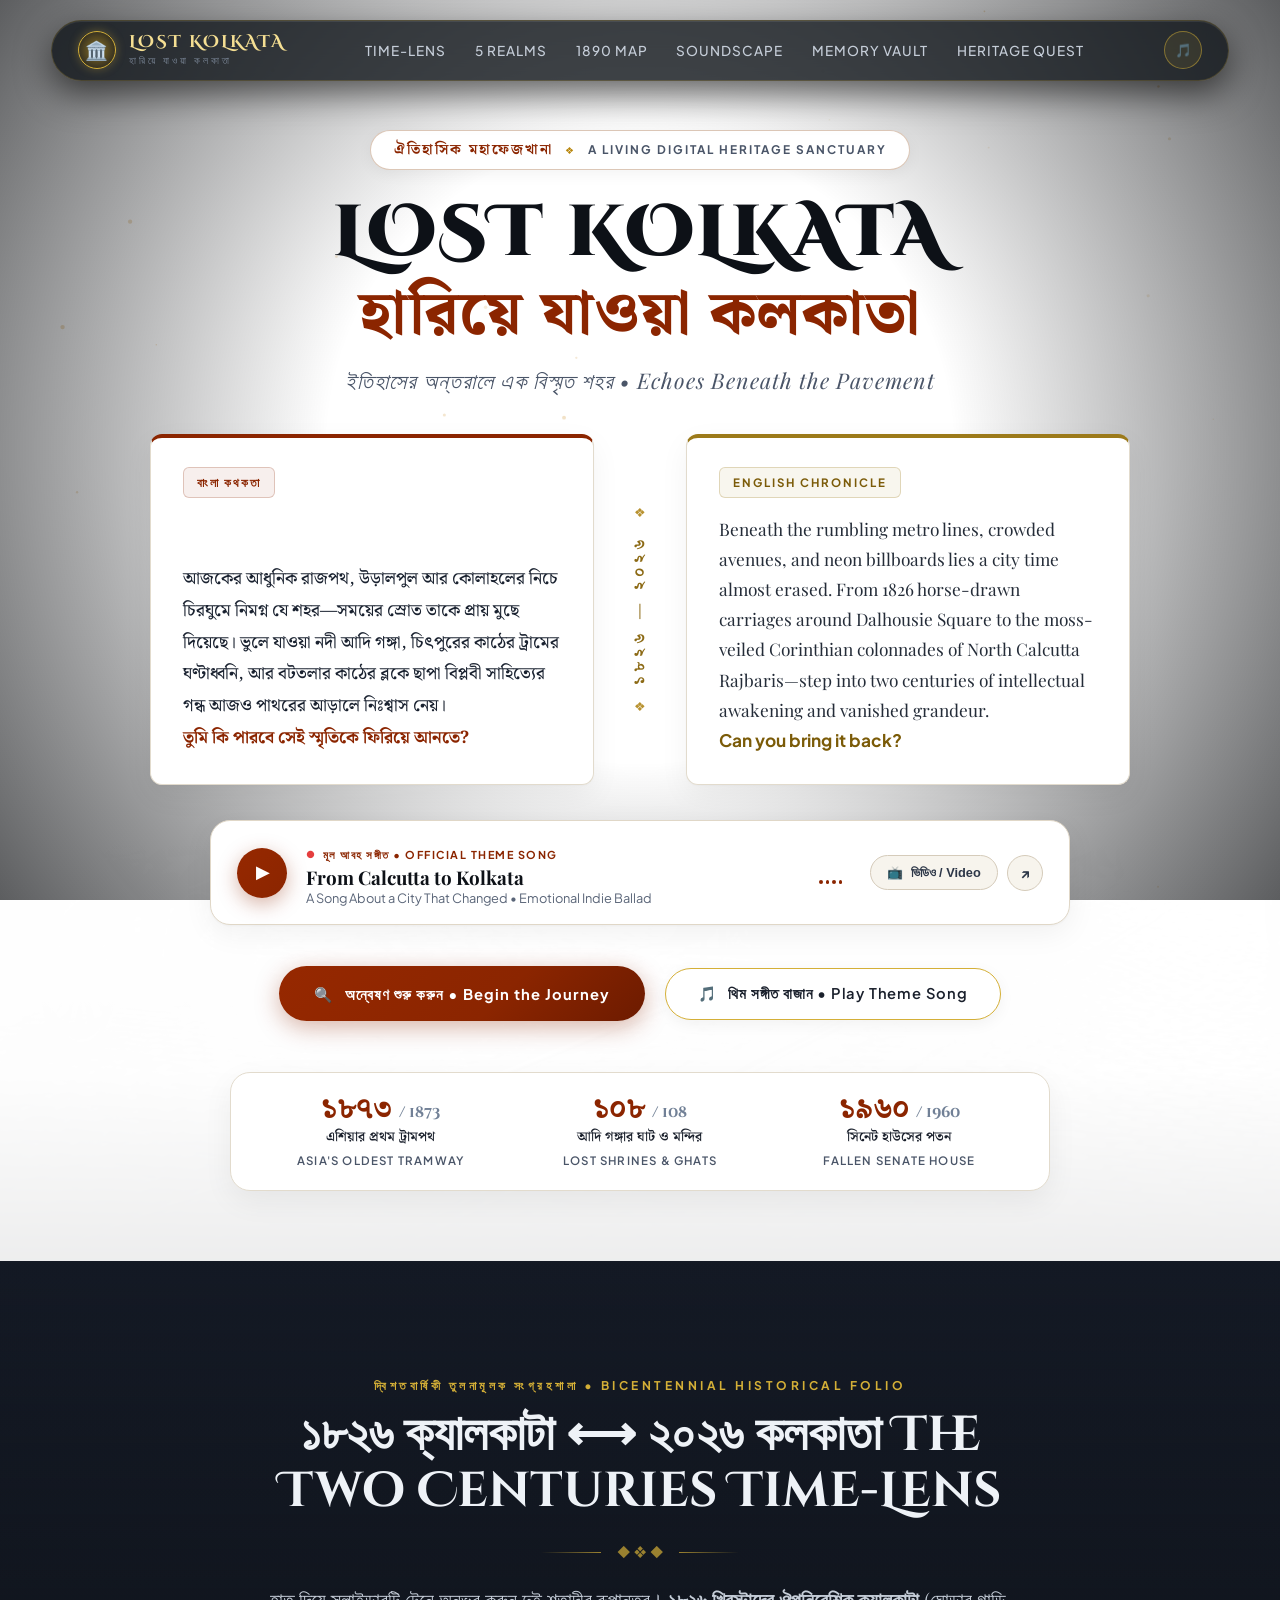
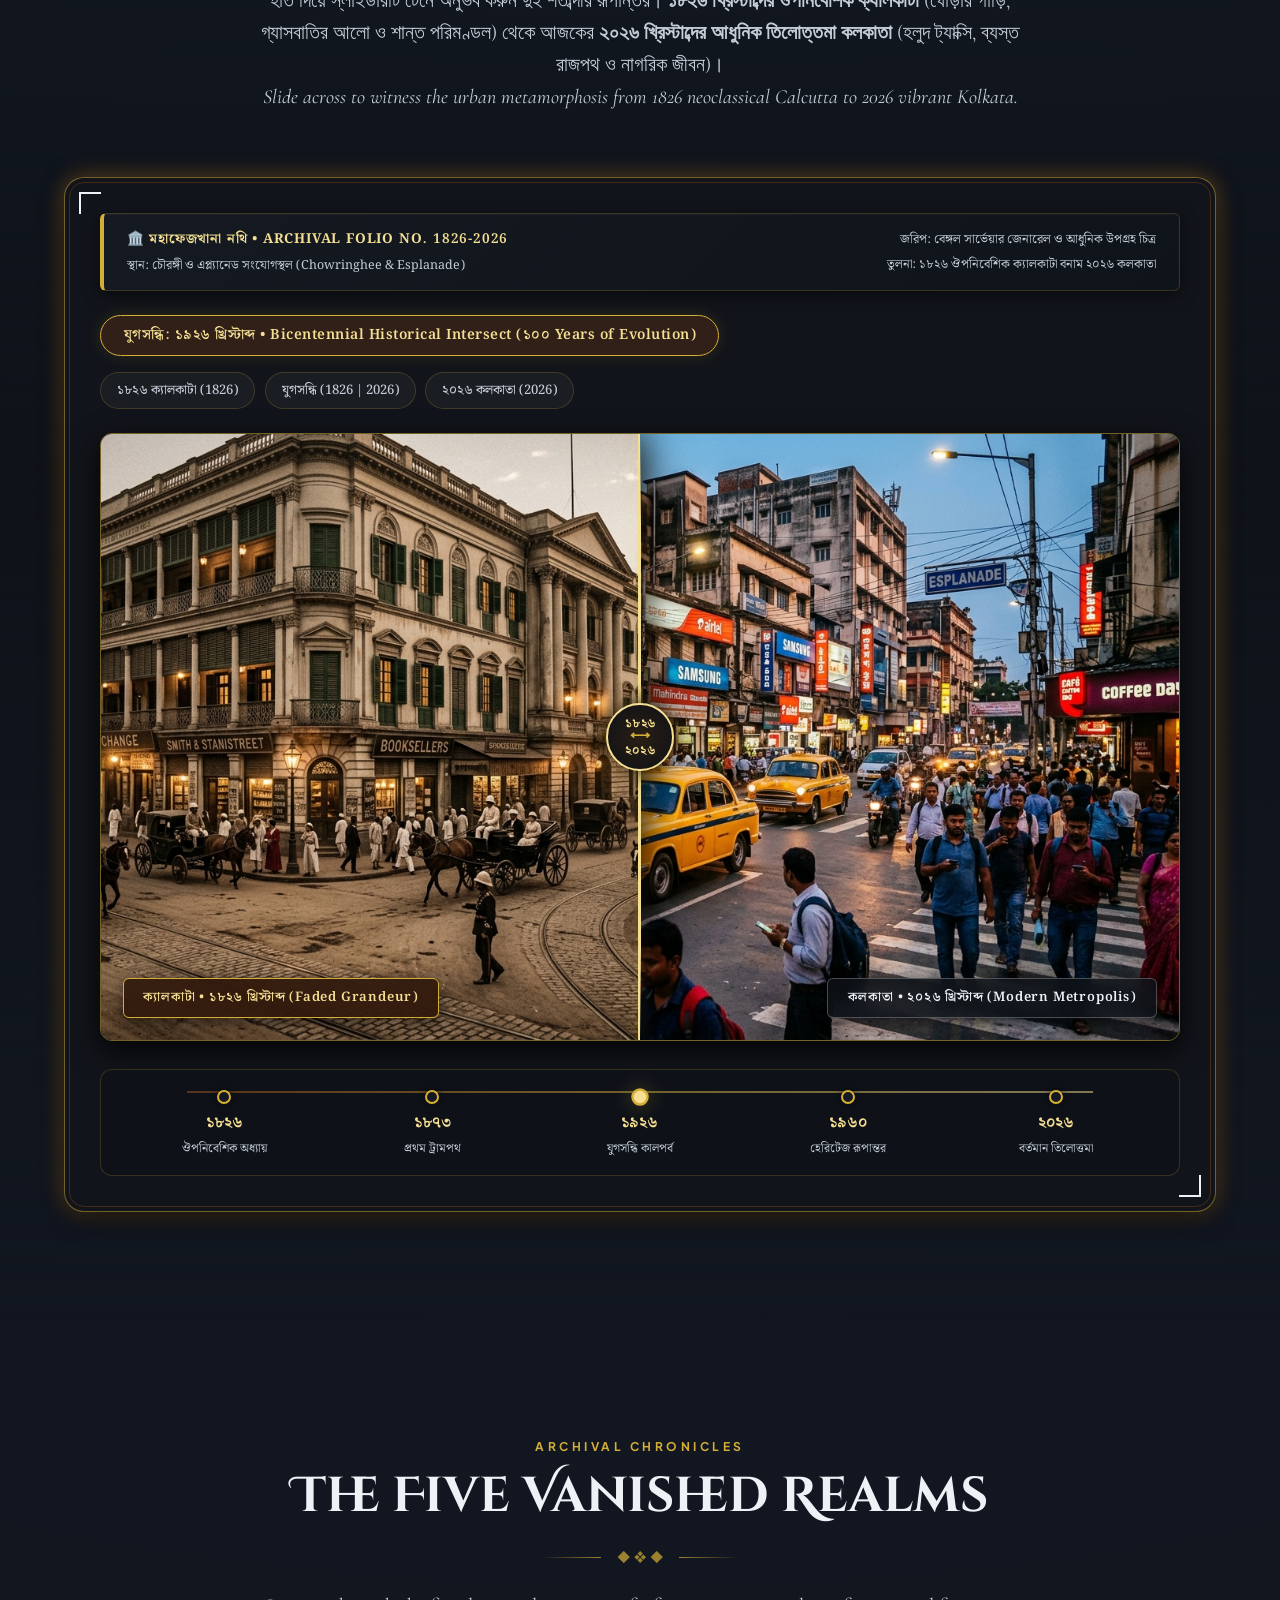
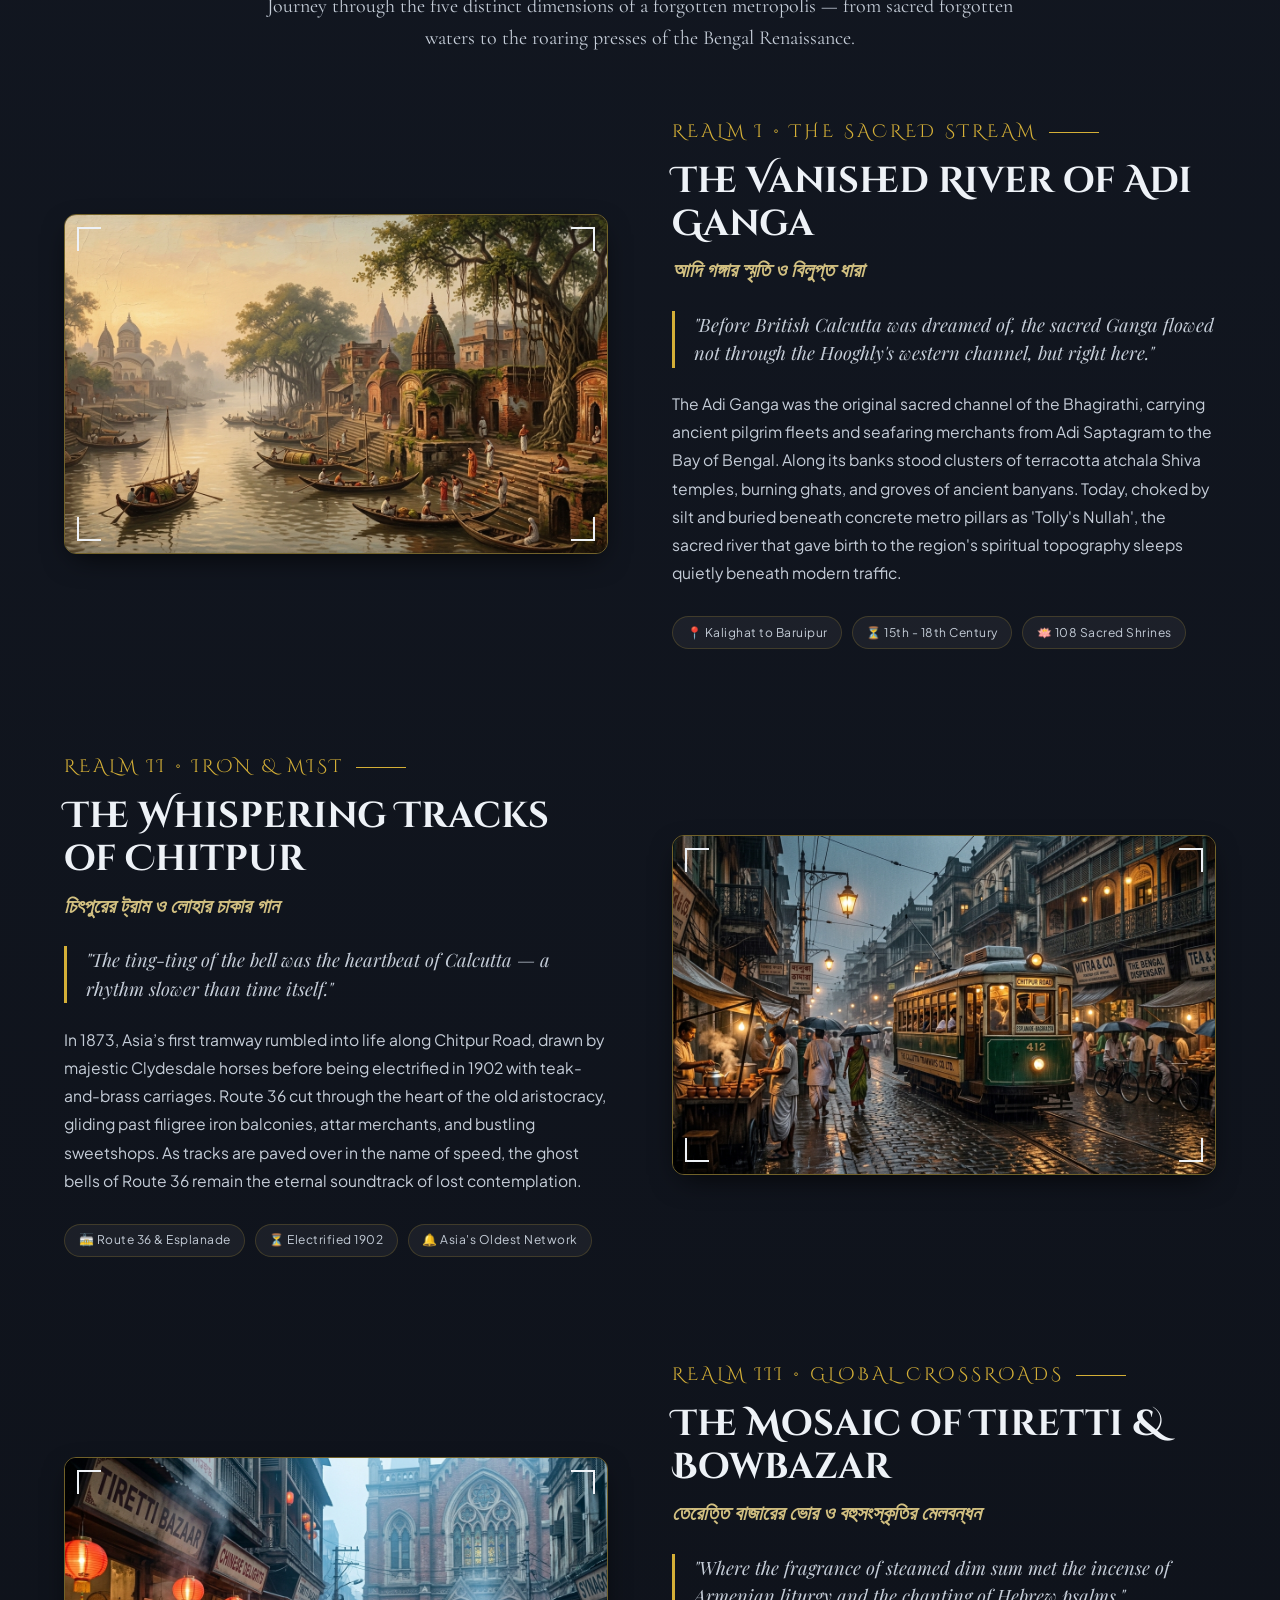
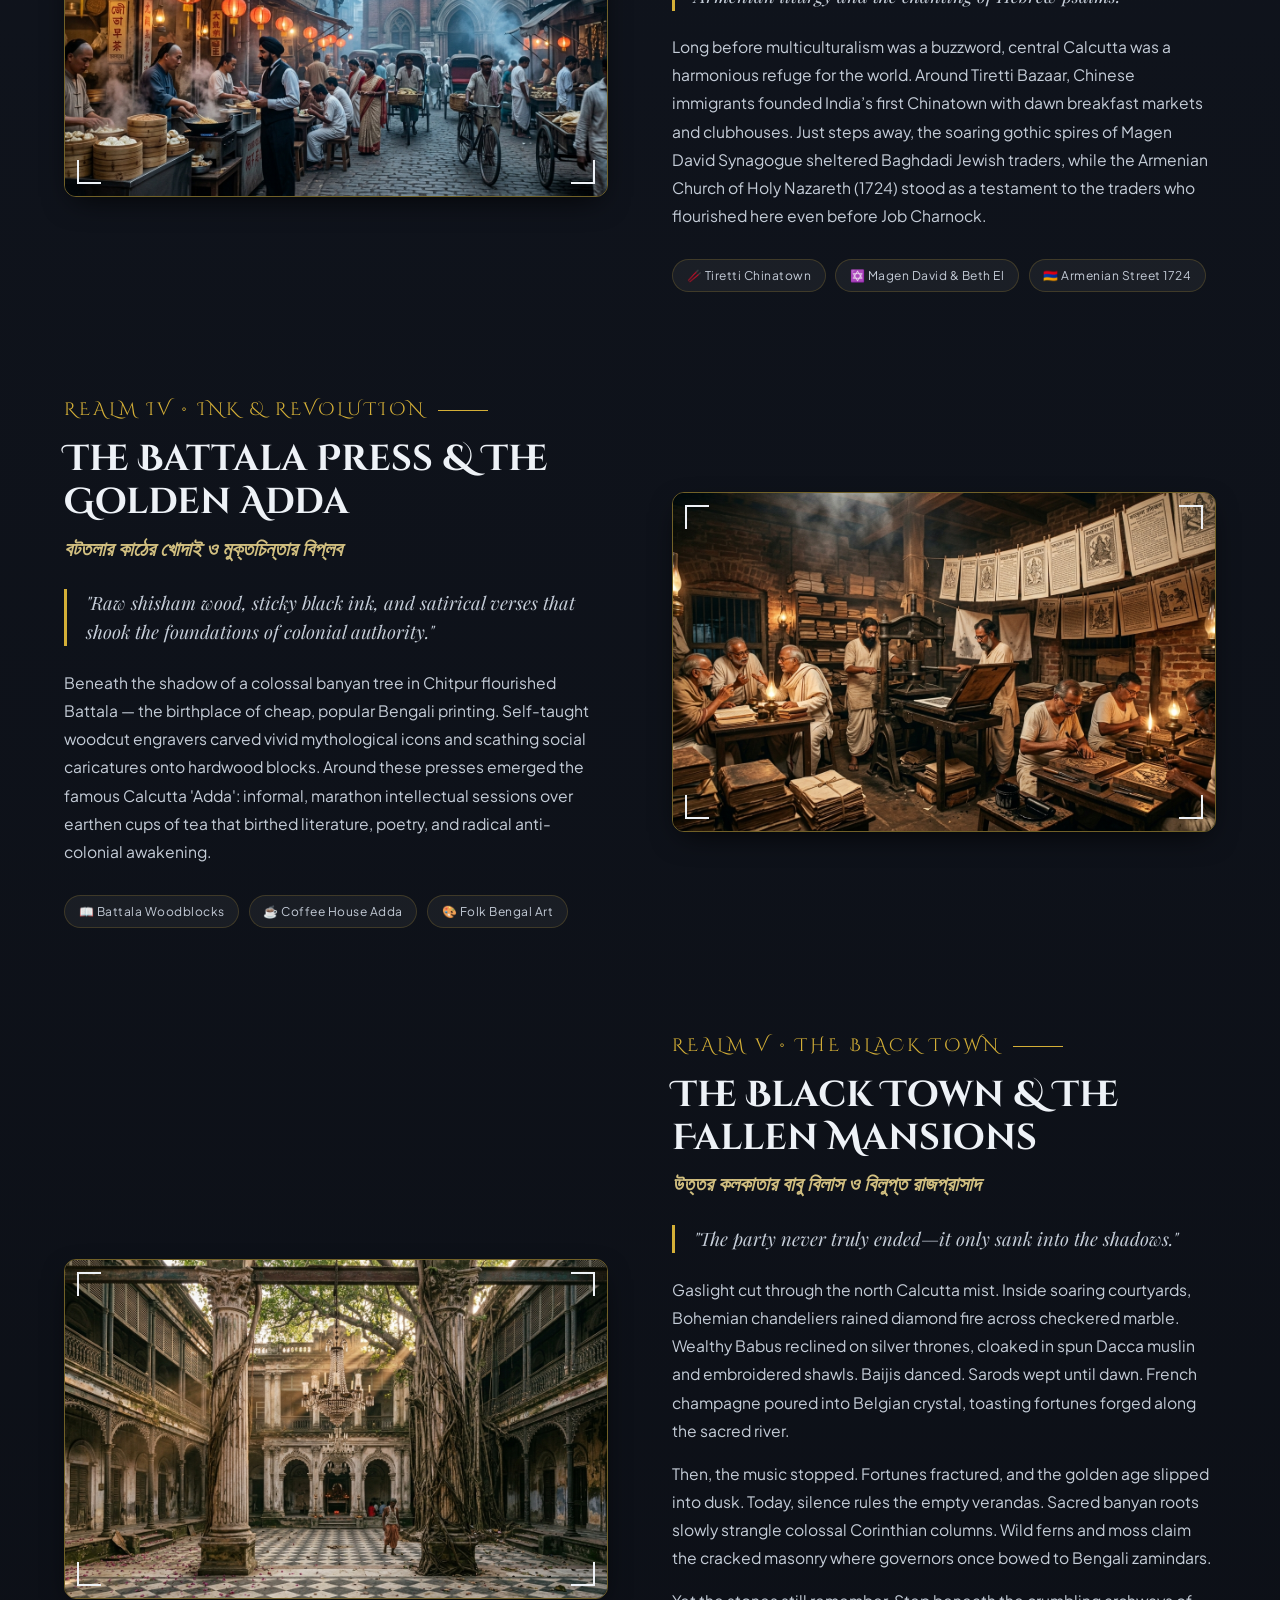
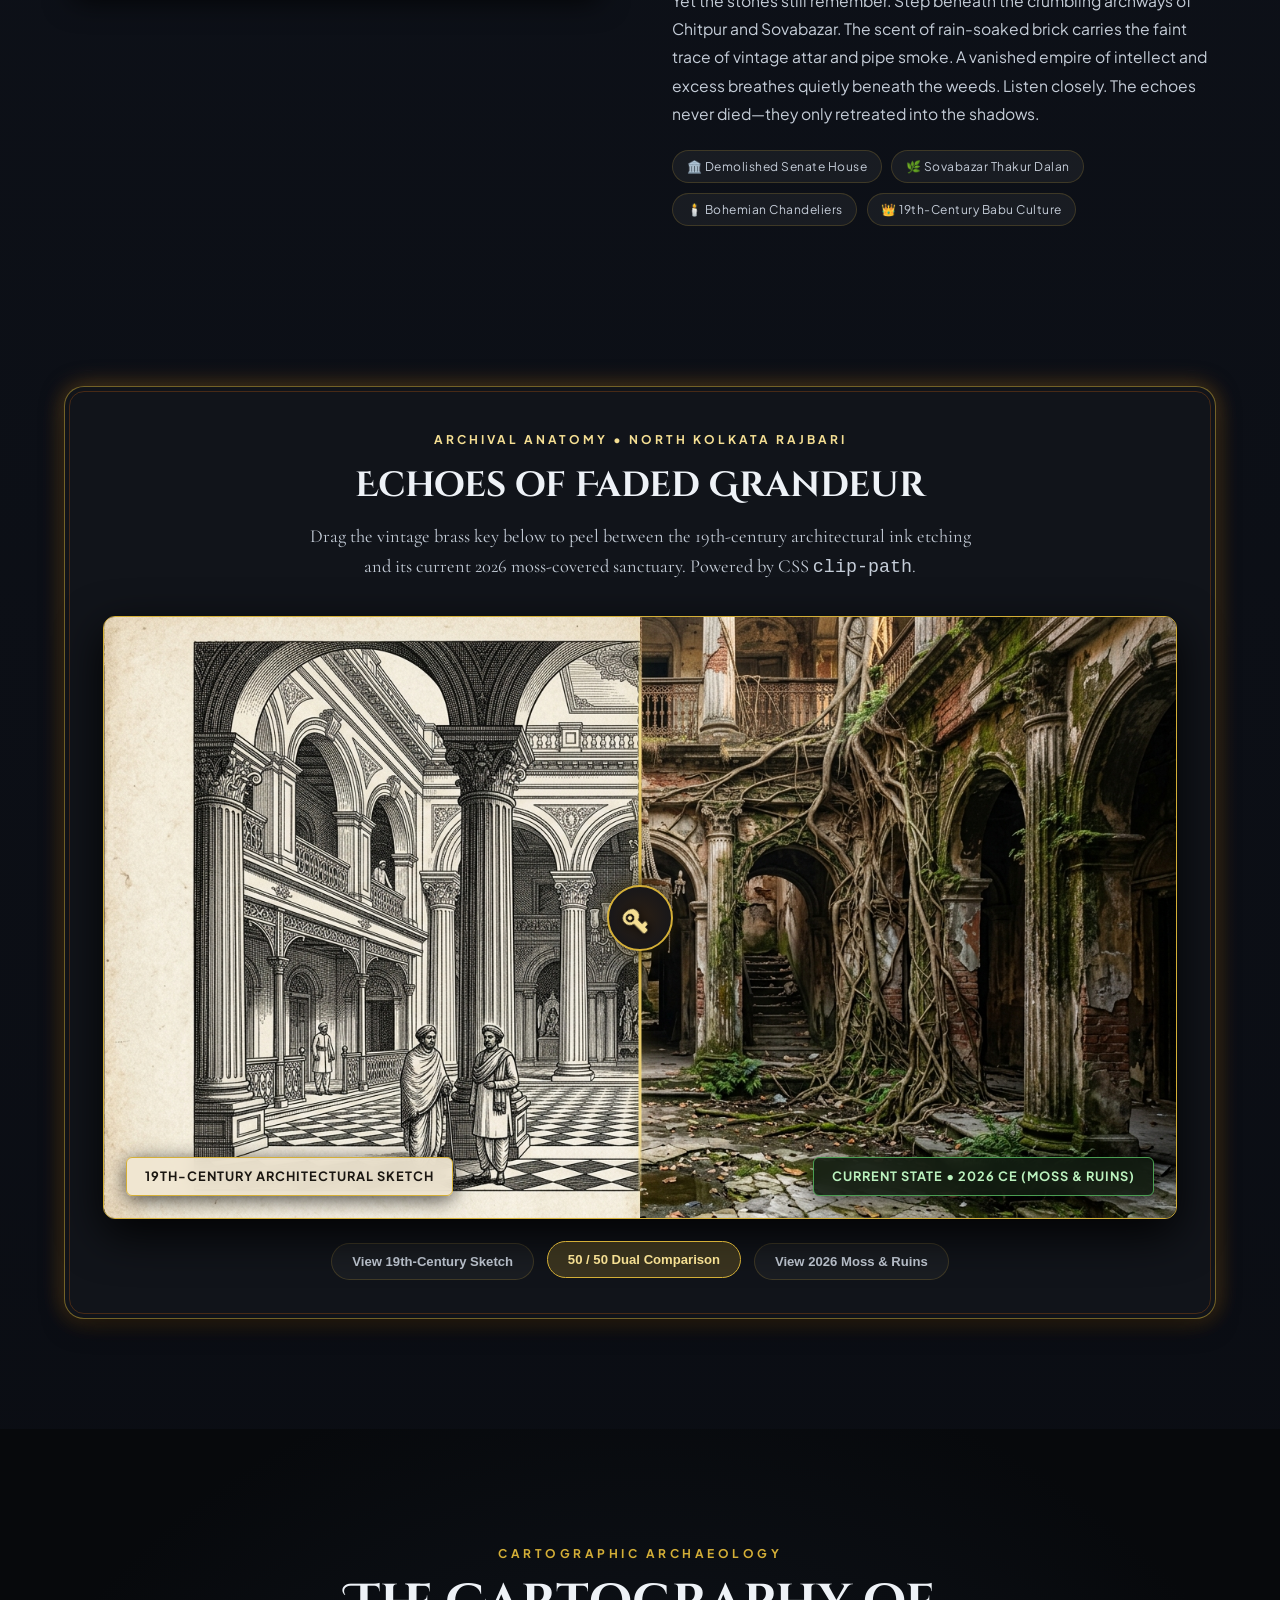
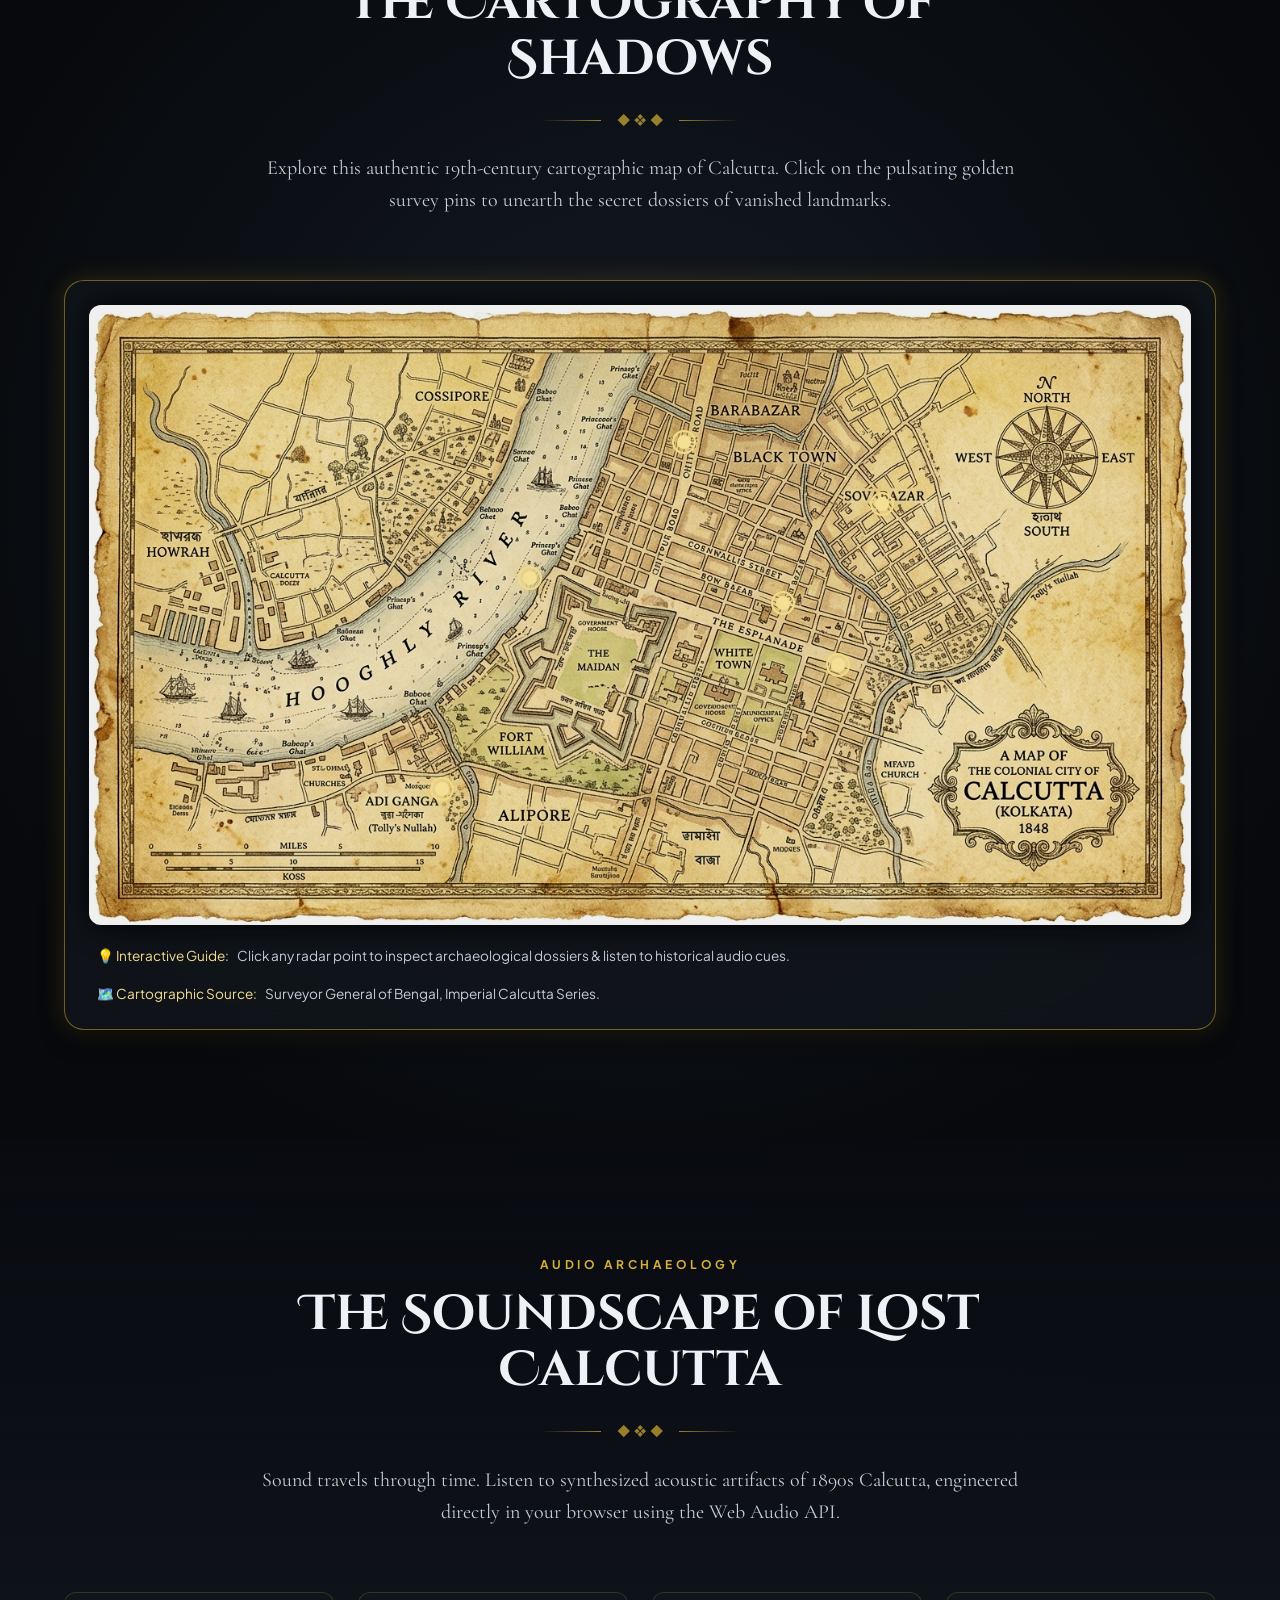
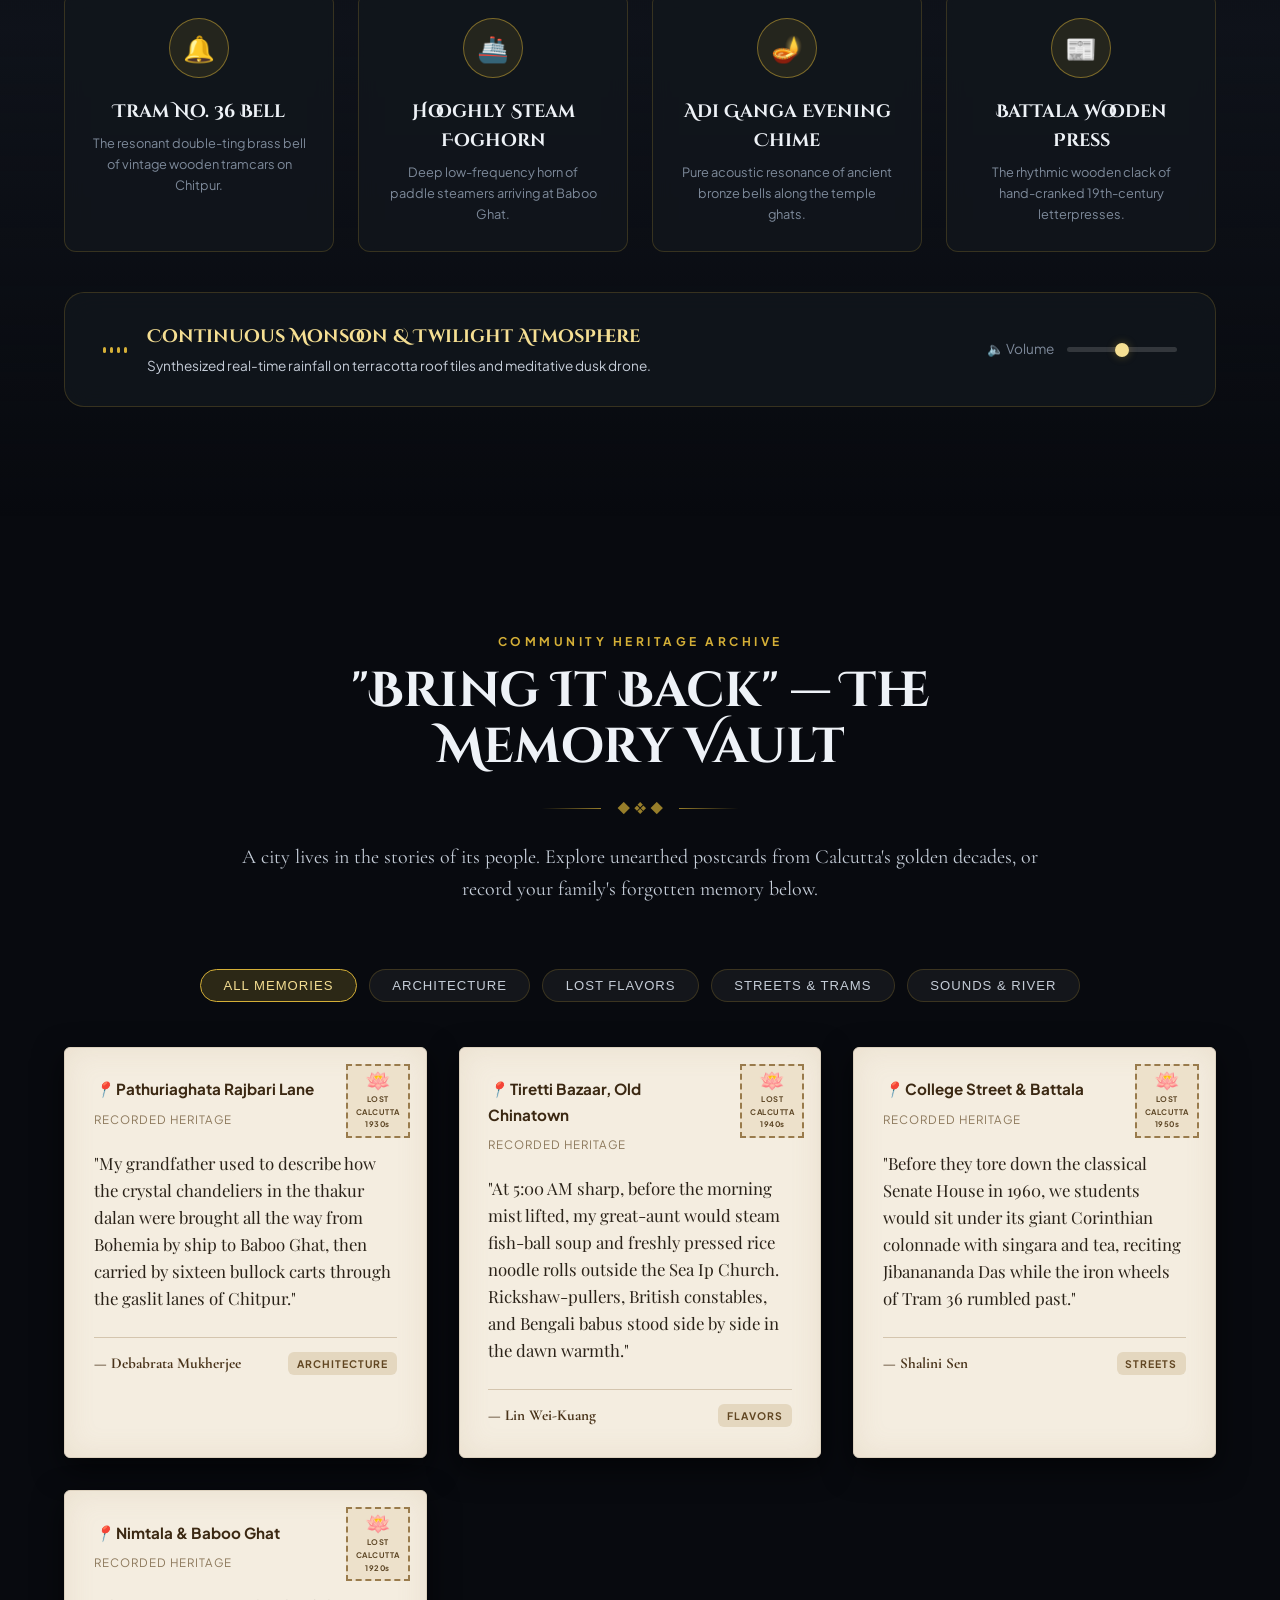
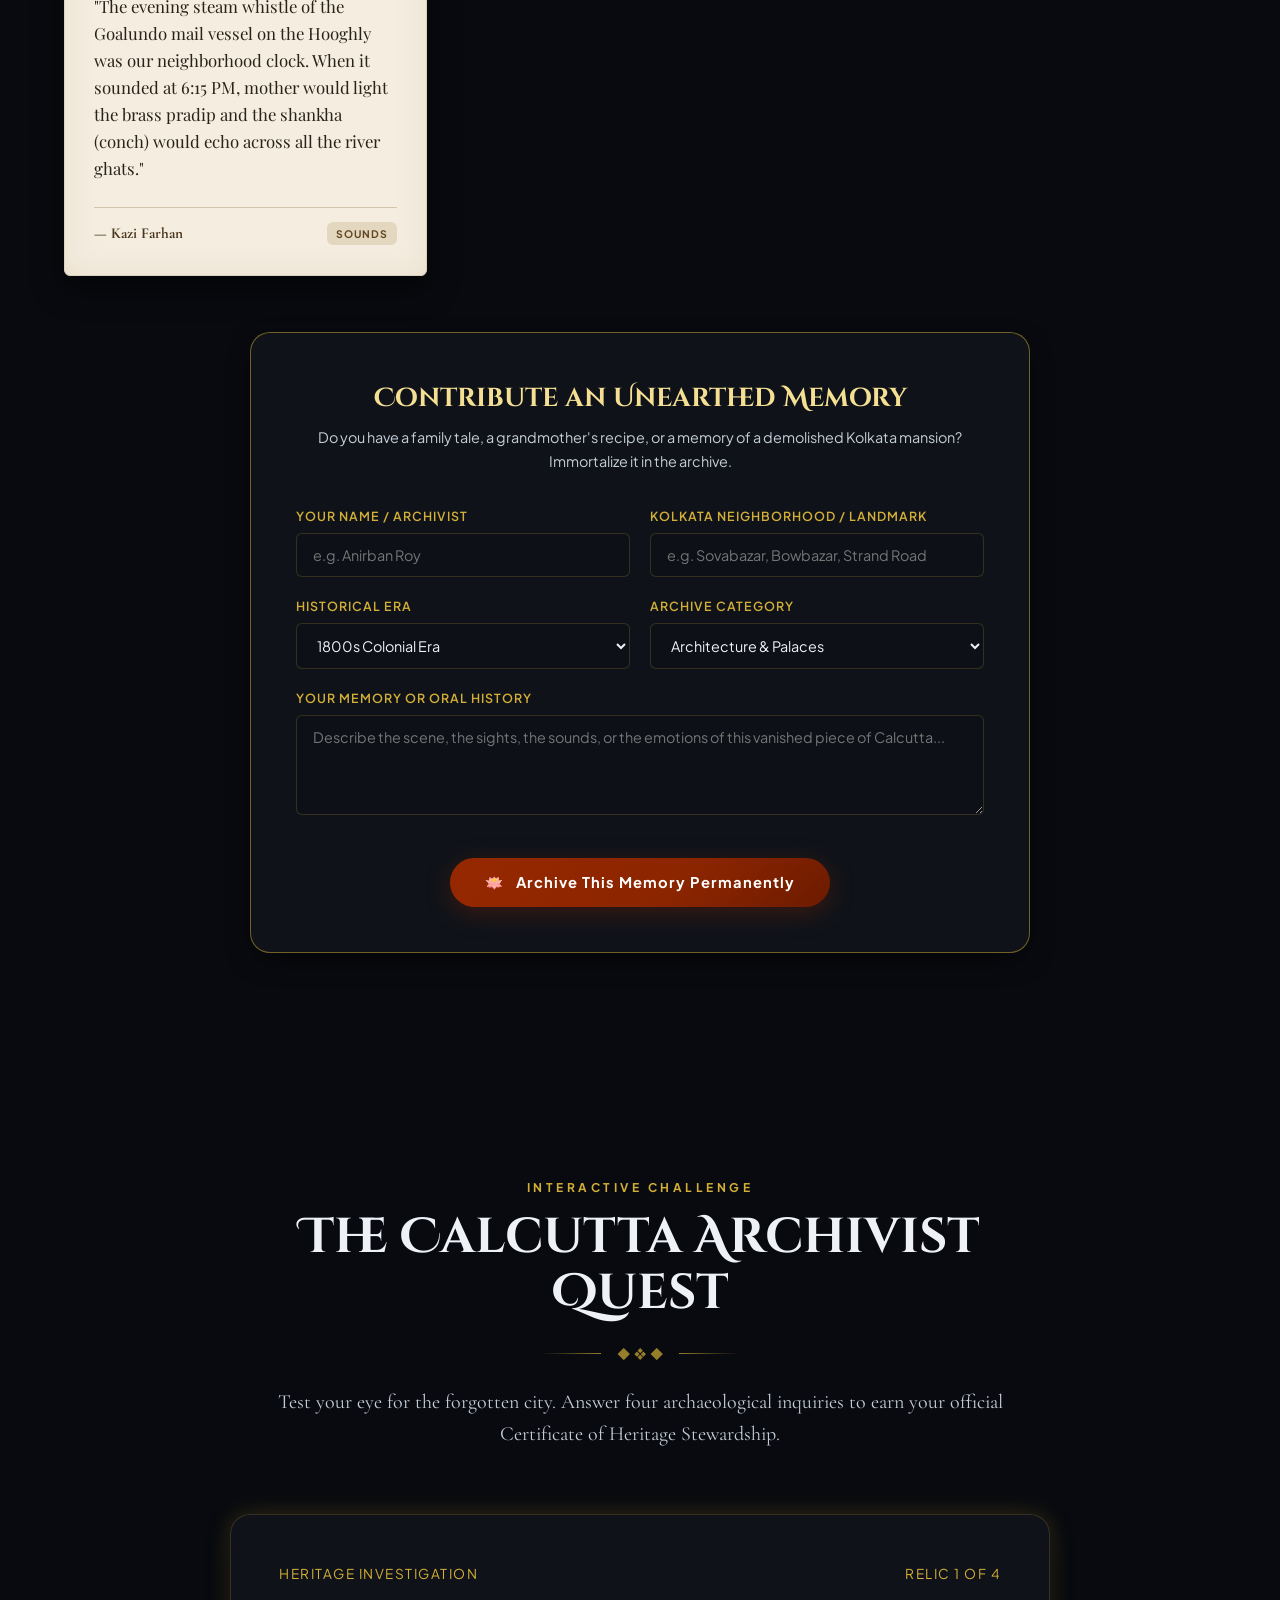
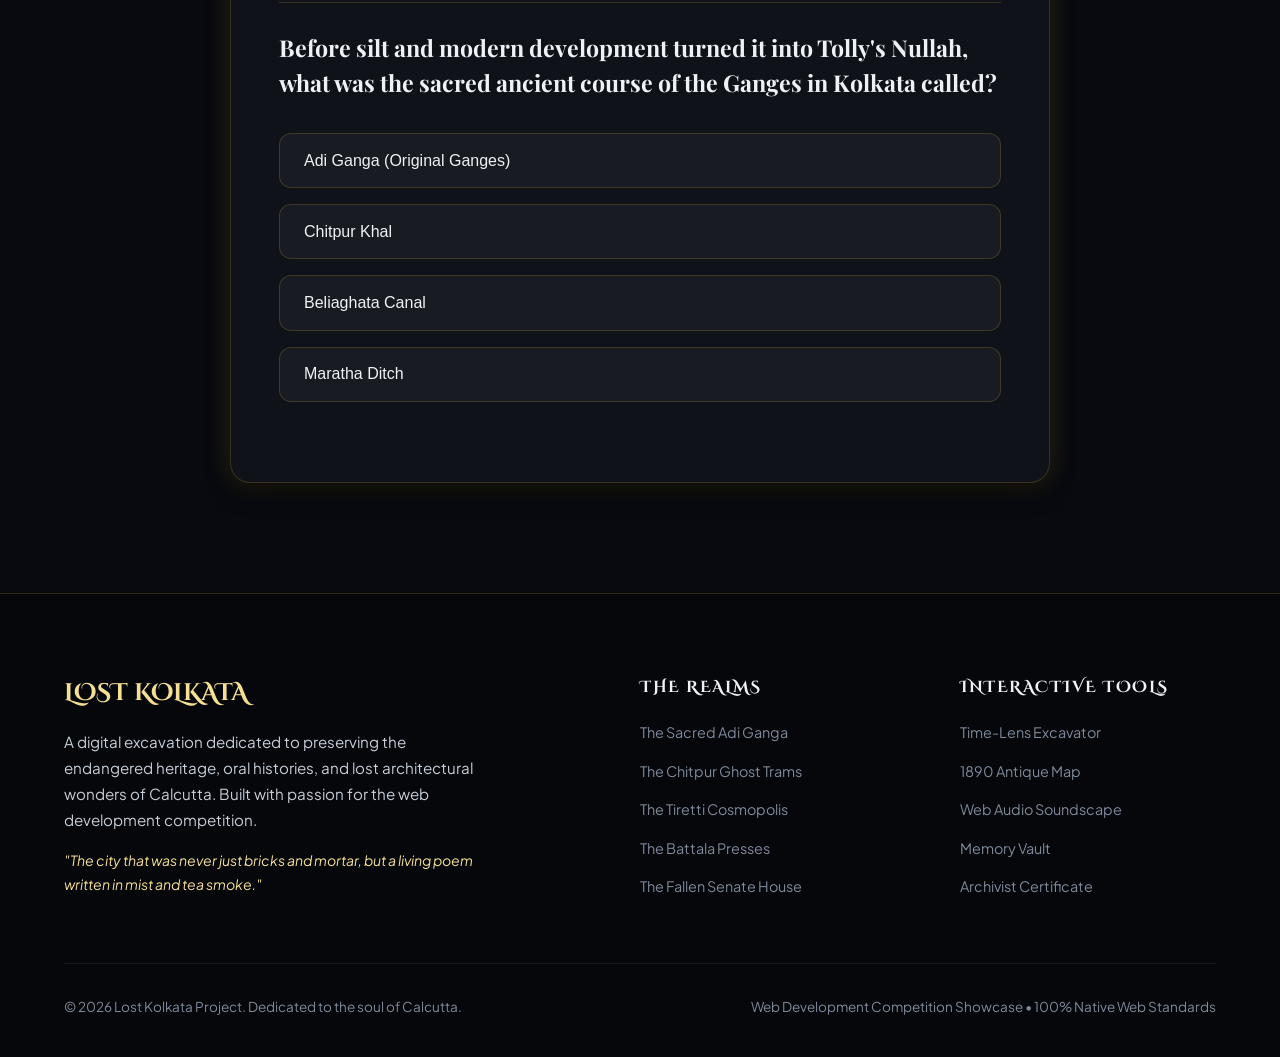
<file: index.html>
<!DOCTYPE html>
<html lang="en">
<head>
    <meta charset="UTF-8">
    <meta name="viewport" content="width=device-width, initial-scale=1.0, viewport-fit=cover">
    <title>LOST KOLKATA — হারিয়ে যাওয়া কলকাতা | The Archaeology of a Vanished City</title>
    
    <!-- SEO & Metadata -->
    <meta name="description" content="ধূলিধূসর ইতিহাসের অন্তরালে এক বিস্মৃত শহর। Beneath the Kolkata we know lies a city that time almost erased. Explore lost rivers, ghost tramways, Battala print presses, and fallen Rajbaris.">
    <meta name="keywords" content="Lost Kolkata, হারিয়ে যাওয়া কলকাতা, Calcutta Heritage, Adi Ganga, Calcutta Tramways, Battala Woodcuts, Tiretti Chinatown, Senate House, History of Kolkata">
    <meta name="author" content="Lost Kolkata Heritage Project">
    <meta name="theme-color" content="#0a0c0f">

    <!-- Open Graph / Social Sharing -->
    <meta property="og:title" content="LOST KOLKATA • হারিয়ে যাওয়া কলকাতা">
    <meta property="og:description" content="Beneath the modern asphalt lies a city time almost erased. Can you bring it back? Experience the bicentennial Time-Lens, 1890 cartography, and ambient soundscapes.">
    <meta property="og:image" content="assets/images/hero.jpg">
    <meta property="og:type" content="website">

    <!-- Google Fonts for English & Bengali Literary Heritage -->
    <link rel="preconnect" href="https://fonts.googleapis.com">
    <link rel="preconnect" href="https://fonts.gstatic.com" crossorigin>
    <link href="https://fonts.googleapis.com/css2?family=Cinzel+Decorative:wght@700;900&family=Cormorant+Garamond:ital,wght@0,400;0,600;0,700;1,400&family=Noto+Serif+Bengali:wght@400;500;600;700;800&family=Playfair+Display:ital,wght@0,500;0,700;0,900;1,400&family=Plus+Jakarta+Sans:wght@300;400;500;600;700&display=swap" rel="stylesheet">

    <!-- Stylesheet -->
    <link rel="stylesheet" href="css/style.css">
</head>
<body>

    <!-- Atmospheric Particle Dust Canvas -->
    <canvas id="dust-canvas"></canvas>
    <div class="film-grain"></div>

    <!-- Floating Navigation Bar -->
    <header class="site-header">
        <nav class="nav-dock" aria-label="Main Navigation">
            <a href="#" class="brand-wrapper" aria-label="Lost Kolkata Home">
                <div class="brand-crest">🏛️</div>
                <div class="brand-text-col">
                    <span class="brand-title">LOST KOLKATA</span>
                    <span class="brand-subtitle">হারিয়ে যাওয়া কলকাতা</span>
                </div>
            </a>

            <ul class="nav-links" id="main-nav-links">
                <li><a href="#timelens" class="nav-link">Time-Lens</a></li>
                <li><a href="#realms" class="nav-link">5 Realms</a></li>
                <li><a href="#cartography" class="nav-link">1890 Map</a></li>
                <li><a href="#soundscape" class="nav-link">Soundscape</a></li>
                <li><a href="#vault" class="nav-link">Memory Vault</a></li>
                <li><a href="#quest" class="nav-link">Heritage Quest</a></li>
            </ul>

            <div class="nav-actions">
                <button id="nav-ambient-toggle" class="nav-audio-btn" aria-label="Play / Pause Theme Song 'From Calcutta to Kolkata'" title="Play / Pause 'From Calcutta to Kolkata'">
                    🎵
                </button>
                <button class="mobile-toggle" id="mobile-menu-toggle" aria-label="Open navigation menu">☰</button>
            </div>
        </nav>
    </header>

    <main>
        <!-- Hero Section: Bilingual Heritage Ode -->
        <section class="hero-section" id="hero">
            <div class="hero-bg-frame">
                <img src="assets/images/hero.jpg" alt="19th-Century Calcutta Gaslit Dalhousie Square with Vintage Tram" class="hero-bg-img" fetchpriority="high" decoding="async">
                <div class="hero-gradient-overlay"></div>
            </div>

            <div class="container hero-content">
                <div class="hero-eyebrow">
                    <span class="eyebrow-bn">ঐতিহাসিক মহাফেজখানা</span>
                    <span class="eyebrow-dot">❖</span>
                    <span class="eyebrow-en">A Living Digital Heritage Sanctuary</span>
                </div>

                <h1 class="hero-title">
                    <span class="hero-title-en">LOST KOLKATA</span>
                    <span class="hero-title-bn">হারিয়ে যাওয়া কলকাতা</span>
                    <span class="title-highlight">ইতিহাসের অন্তরালে এক বিস্মৃত শহর • Echoes Beneath the Pavement</span>
                </h1>

                <!-- Half Bengali, Half English Dual Chronicle Card -->
                <div class="hero-bilingual-manifesto">
                    <div class="manifesto-card bn-card">
                        <div class="manifesto-badge">বাংলা কথকতা</div>
                        <p class="manifesto-body">
                            আজকের আধুনিক রাজপথ, উড়ালপুল আর কোলাহলের নিচে চিরঘুমে নিমগ্ন যে শহর—সময়ের স্রোত তাকে প্রায় মুছে দিয়েছে। ভুলে যাওয়া নদী আদি গঙ্গা, চিৎপুরের কাঠের ট্রামের ঘণ্টাধ্বনি, আর বটতলার কাঠের ব্লকে ছাপা বিপ্লবী সাহিত্যের গন্ধ আজও পাথরের আড়ালে নিঃশ্বাস নেয়। <br><strong>তুমি কি পারবে সেই স্মৃতিকে ফিরিয়ে আনতে?</strong>
                        </p>
                    </div>

                    <div class="manifesto-center-crest">
                        <span class="crest-ornament">❖</span>
                        <span class="crest-year">১৮২৬ — ২০২৬</span>
                        <span class="crest-ornament">❖</span>
                    </div>

                    <div class="manifesto-card en-card">
                        <div class="manifesto-badge">ENGLISH CHRONICLE</div>
                        <p class="manifesto-body">
                            Beneath the rumbling metro lines, crowded avenues, and neon billboards lies a city time almost erased. From 1826 horse-drawn carriages around Dalhousie Square to the moss-veiled Corinthian colonnades of North Calcutta Rajbaris—step into two centuries of intellectual awakening and vanished grandeur. <br><strong>Can you bring it back?</strong>
                        </p>
                    </div>
                </div>

                <!-- Official Theme Music Player: "From Calcutta to Kolkata" -->
                <div class="hero-theme-player" id="hero-theme-player">
                    <div class="theme-player-dock">
                        <button class="theme-play-btn" id="btn-theme-song-play" aria-label="Play 'From Calcutta to Kolkata' Theme Song" title="Play / Pause Theme Song">
                            <span class="theme-play-icon" id="theme-play-icon">▶</span>
                            <span class="theme-pulse-ring" id="theme-pulse-ring"></span>
                        </button>

                        <div class="theme-track-info">
                            <div class="theme-track-badge">
                                <span class="badge-dot">●</span> মূল আবহ সঙ্গীত • OFFICIAL THEME SONG
                            </div>
                            <div class="theme-track-title">From Calcutta to Kolkata</div>
                            <div class="theme-track-sub">A Song About a City That Changed • Emotional Indie Ballad</div>
                        </div>

                        <!-- Equalizer Animation Bars -->
                        <div class="theme-equalizer" id="theme-equalizer" aria-hidden="true">
                            <span class="eq-bar bar-1"></span>
                            <span class="eq-bar bar-2"></span>
                            <span class="eq-bar bar-3"></span>
                            <span class="eq-bar bar-4"></span>
                        </div>

                        <div class="theme-track-actions">
                            <button class="btn-theme-video-toggle" id="btn-toggle-video-view" aria-label="Toggle Video Player" title="ভিডিও দৃশ্যমান করুন • View Cinematic Video">
                                <span>📺</span>
                                <span class="video-btn-text">ভিডিও / Video</span>
                            </button>
                            <a href="https://www.youtube.com/watch?v=vUxgTcHk_7Q" target="_blank" rel="noopener noreferrer" class="btn-theme-yt-link" title="Open on YouTube">
                                ↗
                            </a>
                        </div>
                    </div>

                    <!-- Collapsible Video Drawer -->
                    <div class="theme-video-drawer" id="theme-video-drawer">
                        <div class="theme-video-frame-wrap">
                            <iframe id="theme-youtube-iframe"
                                src="https://www.youtube-nocookie.com/embed/vUxgTcHk_7Q?enablejsapi=1&origin=https://lost-kolkata.github.io&rel=0&modestbranding=1"
                                title="From Calcutta to Kolkata | A Song About a City That Changed"
                                frameborder="0"
                                allow="accelerometer; autoplay; clipboard-write; encrypted-media; gyroscope; picture-in-picture; web-share"
                                allowfullscreen
                                loading="lazy">
                            </iframe>
                        </div>
                        <div class="video-credit-bar">
                            <span class="video-credit-text">🎵 <em>"From Calcutta to Kolkata"</em> — An emotional indie ballad exploring two centuries of heritage and transformation</span>
                            <span class="video-credit-tag">YouTube • vUxgTcHk_7Q</span>
                        </div>
                    </div>
                </div>

                <div class="hero-cta-group">
                    <a href="#timelens" class="btn-primary" id="btn-hero-excavate">
                        <span>🔍</span>
                        <span class="btn-primary-text">
                            <strong>অন্বেষণ শুরু করুন</strong> • Begin the Journey
                        </span>
                    </a>
                    <button class="btn-secondary" id="ambient-toggle-btn" title="Play / Pause 'From Calcutta to Kolkata'">
                        <span>🎵</span>
                        <span class="btn-text">
                            <strong>থিম সঙ্গীত বাজান</strong> • Play Theme Song
                        </span>
                    </button>
                </div>

                <div class="hero-stats-bar">
                    <div class="stat-item">
                        <span class="stat-num">১৮৭৩ <span class="stat-num-sub">/ 1873</span></span>
                        <span class="stat-lbl-bn">এশিয়ার প্রথম ট্রামপথ</span>
                        <span class="stat-lbl-en">Asia's Oldest Tramway</span>
                    </div>
                    <div class="stat-item">
                        <span class="stat-num">১০৮ <span class="stat-num-sub">/ 108</span></span>
                        <span class="stat-lbl-bn">আদি গঙ্গার ঘাট ও মন্দির</span>
                        <span class="stat-lbl-en">Lost Shrines & Ghats</span>
                    </div>
                    <div class="stat-item">
                        <span class="stat-num">১৯৬০ <span class="stat-num-sub">/ 1960</span></span>
                        <span class="stat-lbl-bn">সিনেট হাউসের পতন</span>
                        <span class="stat-lbl-en">Fallen Senate House</span>
                    </div>
                </div>
            </div>
        </section>

        <!-- Time-Lens Section (1826 Colonial Calcutta -> 2026 Modern Kolkata) -->
        <section class="section timelens-section" id="timelens">
            <div class="container">
                <div class="section-header">
                    <span class="section-tag">দ্বিশতবার্ষিকী তুলনামূলক সংগ্রহশালা • Bicentennial Historical Folio</span>
                    <h2 class="section-title">
                        <span class="section-title-bn">১৮২৬ ক্যালকাটা ⟷ ২০২৬ কলকাতা</span>
                        <span class="section-title-en">The Two Centuries Time-Lens</span>
                    </h2>
                    <div class="divider-ornament">◆ ❖ ◆</div>
                    <p class="section-desc">
                        হাত দিয়ে স্লাইডারটি টেনে অনুভব করুন দুই শতাব্দীর রূপান্তর। <strong>১৮২৬ খ্রিস্টাব্দের ঔপনিবেশিক ক্যালকাটা</strong> (ঘোড়ার গাড়ি, গ্যাসবাতির আলো ও শান্ত পরিমণ্ডল) থেকে আজকের <strong>২০২৬ খ্রিস্টাব্দের আধুনিক তিলোত্তমা কলকাতা</strong> (হলুদ ট্যাক্সি, ব্যস্ত রাজপথ ও নাগরিক জীবন)।
                        <br>
                        <em>Slide across to witness the urban metamorphosis from 1826 neoclassical Calcutta to 2026 vibrant Kolkata.</em>
                    </p>
                </div>

                <div class="timelens-card">
                    <!-- Museum Archival Ledger Header (Replaces AI scanner) -->
                    <div class="archival-folio-header">
                        <div class="folio-meta-col">
                            <span class="folio-stamp">🏛️ মহাফেজখানা নথি • ARCHIVAL FOLIO NO. 1826-2026</span>
                            <span class="folio-subject">স্থান: চৌরঙ্গী ও এপ্ল্যানেড সংযোগস্থল (Chowringhee & Esplanade)</span>
                        </div>
                        <div class="folio-meta-col text-right">
                            <span class="folio-survey">জরিপ: বেঙ্গল সার্ভেয়ার জেনারেল ও আধুনিক উপগ্রহ চিত্র</span>
                            <span class="folio-status">তুলনা: ১৮২৬ ঔপনিবেশিক ক্যালকাটা বনাম ২০২৬ কলকাতা</span>
                        </div>
                    </div>

                    <div class="timelens-controls-top">
                        <div class="excavation-year-badge" id="excavation-year-badge">
                            যুগসন্ধি: ১৯২৬ খ্রিস্টাব্দ • Bicentennial Historical Intersect
                        </div>
                        <div class="timelens-presets">
                            <button class="btn-preset" id="btn-preset-1826">১৮২৬ ক্যালকাটা (1826)</button>
                            <button class="btn-preset" id="btn-preset-split">যুগসন্ধি (1826 | 2026)</button>
                            <button class="btn-preset" id="btn-preset-2026">২০২৬ কলকাতা (2026)</button>
                        </div>
                    </div>

                    <div class="timelens-wrapper" id="timelens-wrapper" role="region" aria-label="Interactive comparison between 1826 colonial Calcutta and 2026 modern Kolkata">
                        <!-- Modern 2026 Base Layer -->
                        <div class="timelens-layer modern">
                            <img src="assets/images/timelens_modern.jpg" alt="Modern Kolkata 2026 Esplanade street corner with yellow taxis, neon signage, and urban bustle" class="timelens-img" loading="lazy" decoding="async">
                            <div class="timelens-caption-badge badge-modern">কলকাতা • ২০২৬ খ্রিস্টাব্দ (Modern Metropolis)</div>
                        </div>

                        <!-- 1826 Archival Revealed Layer -->
                        <div class="timelens-layer vintage" id="timelens-vintage-layer">
                            <img src="assets/images/timelens_vintage.jpg" alt="Colonial Calcutta 1826 Esplanade with neoclassical colonnades, horse carriages, and gaslight" class="timelens-img" loading="lazy" decoding="async">
                            <div class="timelens-caption-badge badge-vintage">ক্যালকাটা • ১৮২৬ খ্রিস্টাব্দ (Faded Grandeur)</div>
                        </div>

                        <!-- Interactive Handle with Dual Year Markers -->
                        <div class="timelens-handle" id="timelens-handle">
                            <div class="handle-line"></div>
                            <div class="handle-compass-disc" title="টেনে নিয়ে যুগান্তর দেখুন • Slide to compare eras">
                                <span class="handle-year-bn">১৮২৬</span>
                                <span class="handle-arrow">⟷</span>
                                <span class="handle-year-bn">২০২৬</span>
                            </div>
                        </div>
                    </div>

                    <!-- Clean Historical Timeline Scale (Replaces AI Chrono-Depth) -->
                    <div class="historical-timeline-scale">
                        <div class="timeline-step">
                            <span class="timeline-dot"></span>
                            <span class="timeline-year">১৮২৬</span>
                            <span class="timeline-note">ঔপনিবেশিক অধ্যায়</span>
                        </div>
                        <div class="timeline-step">
                            <span class="timeline-dot"></span>
                            <span class="timeline-year">১৮৭৩</span>
                            <span class="timeline-note">প্রথম ট্রামপথ</span>
                        </div>
                        <div class="timeline-step highlight">
                            <span class="timeline-dot"></span>
                            <span class="timeline-year">১৯২৬</span>
                            <span class="timeline-note">যুগসন্ধি কালপর্ব</span>
                        </div>
                        <div class="timeline-step">
                            <span class="timeline-dot"></span>
                            <span class="timeline-year">১৯৬০</span>
                            <span class="timeline-note">হেরিটেজ রূপান্তর</span>
                        </div>
                        <div class="timeline-step">
                            <span class="timeline-dot"></span>
                            <span class="timeline-year">২০২৬</span>
                            <span class="timeline-note">বর্তমান তিলোত্তমা</span>
                        </div>
                    </div>
                </div>
            </div>
        </section>

        <!-- The 5 Realms of Vanished Calcutta -->
        <section class="section realms-section" id="realms">
            <div class="container">
                <div class="section-header">
                    <span class="section-tag">Archival Chronicles</span>
                    <h2 class="section-title">The Five Vanished Realms</h2>
                    <div class="divider-ornament">◆ ❖ ◆</div>
                    <p class="section-desc">
                        Journey through the five distinct dimensions of a forgotten metropolis — from sacred forgotten waters to the roaring presses of the Bengal Renaissance.
                    </p>
                </div>

                <div class="realms-container">
                    <!-- Realm 1: Adi Ganga -->
                    <article class="realm-item" id="realm-1">
                        <div class="realm-visual-frame">
                            <img src="assets/images/realm_adi_ganga.jpg" alt="Ancient Adi Ganga River with Terracotta Temples and Wooden Dingis" class="realm-img" loading="lazy" decoding="async">
                            <div class="realm-corner-flourish flourish-tl"></div>
                            <div class="realm-corner-flourish flourish-tr"></div>
                            <div class="realm-corner-flourish flourish-bl"></div>
                            <div class="realm-corner-flourish flourish-br"></div>
                        </div>
                        <div class="realm-text-content">
                            <span class="realm-number">Realm I • The Sacred Stream</span>
                            <h3 class="realm-title">The Vanished River of Adi Ganga</h3>
                            <h4 class="realm-bengali-title">আদি গঙ্গার স্মৃতি ও বিলুপ্ত ধারা</h4>
                            <blockquote class="realm-quote">
                                "Before British Calcutta was dreamed of, the sacred Ganga flowed not through the Hooghly's western channel, but right here."
                            </blockquote>
                            <p class="realm-body-text">
                                The Adi Ganga was the original sacred channel of the Bhagirathi, carrying ancient pilgrim fleets and seafaring merchants from Adi Saptagram to the Bay of Bengal. Along its banks stood clusters of terracotta atchala Shiva temples, burning ghats, and groves of ancient banyans. Today, choked by silt and buried beneath concrete metro pillars as 'Tolly's Nullah', the sacred river that gave birth to the region's spiritual topography sleeps quietly beneath modern traffic.
                            </p>
                            <div class="realm-meta-tags">
                                <span class="meta-pill">📍 Kalighat to Baruipur</span>
                                <span class="meta-pill">⏳ 15th - 18th Century</span>
                                <span class="meta-pill">🪷 108 Sacred Shrines</span>
                            </div>
                        </div>
                    </article>

                    <!-- Realm 2: Ghost Trams -->
                    <article class="realm-item reverse" id="realm-2">
                        <div class="realm-visual-frame">
                            <img src="assets/images/realm_ghost_tram.jpg" alt="Vintage Wooden Calcutta Tram 412 in Rainy Chitpur Road" class="realm-img" loading="lazy" decoding="async">
                            <div class="realm-corner-flourish flourish-tl"></div>
                            <div class="realm-corner-flourish flourish-tr"></div>
                            <div class="realm-corner-flourish flourish-bl"></div>
                            <div class="realm-corner-flourish flourish-br"></div>
                        </div>
                        <div class="realm-text-content">
                            <span class="realm-number">Realm II • Iron & Mist</span>
                            <h3 class="realm-title">The Whispering Tracks of Chitpur</h3>
                            <h4 class="realm-bengali-title">চিৎপুরের ট্রাম ও লোহার চাকার গান</h4>
                            <blockquote class="realm-quote">
                                "The ting-ting of the bell was the heartbeat of Calcutta — a rhythm slower than time itself."
                            </blockquote>
                            <p class="realm-body-text">
                                In 1873, Asia’s first tramway rumbled into life along Chitpur Road, drawn by majestic Clydesdale horses before being electrified in 1902 with teak-and-brass carriages. Route 36 cut through the heart of the old aristocracy, gliding past filigree iron balconies, attar merchants, and bustling sweetshops. As tracks are paved over in the name of speed, the ghost bells of Route 36 remain the eternal soundtrack of lost contemplation.
                            </p>
                            <div class="realm-meta-tags">
                                <span class="meta-pill">🚋 Route 36 & Esplanade</span>
                                <span class="meta-pill">⏳ Electrified 1902</span>
                                <span class="meta-pill">🔔 Asia's Oldest Network</span>
                            </div>
                        </div>
                    </article>

                    <!-- Realm 3: Cosmopolitan Mosaic -->
                    <article class="realm-item" id="realm-3">
                        <div class="realm-visual-frame">
                            <img src="assets/images/realm_cosmopolis.jpg" alt="Old Calcutta Tiretti Chinatown Morning Market and Synagogue" class="realm-img" loading="lazy" decoding="async">
                            <div class="realm-corner-flourish flourish-tl"></div>
                            <div class="realm-corner-flourish flourish-tr"></div>
                            <div class="realm-corner-flourish flourish-bl"></div>
                            <div class="realm-corner-flourish flourish-br"></div>
                        </div>
                        <div class="realm-text-content">
                            <span class="realm-number">Realm III • Global Crossroads</span>
                            <h3 class="realm-title">The Mosaic of Tiretti & Bowbazar</h3>
                            <h4 class="realm-bengali-title">তেরেত্তি বাজারের ভোর ও বহুসংস্কৃতির মেলবন্ধন</h4>
                            <blockquote class="realm-quote">
                                "Where the fragrance of steamed dim sum met the incense of Armenian liturgy and the chanting of Hebrew psalms."
                            </blockquote>
                            <p class="realm-body-text">
                                Long before multiculturalism was a buzzword, central Calcutta was a harmonious refuge for the world. Around Tiretti Bazaar, Chinese immigrants founded India’s first Chinatown with dawn breakfast markets and clubhouses. Just steps away, the soaring gothic spires of Magen David Synagogue sheltered Baghdadi Jewish traders, while the Armenian Church of Holy Nazareth (1724) stood as a testament to the traders who flourished here even before Job Charnock.
                            </p>
                            <div class="realm-meta-tags">
                                <span class="meta-pill">🥢 Tiretti Chinatown</span>
                                <span class="meta-pill">✡️ Magen David & Beth El</span>
                                <span class="meta-pill">🇦🇲 Armenian Street 1724</span>
                            </div>
                        </div>
                    </article>

                    <!-- Realm 4: Battala Press -->
                    <article class="realm-item reverse" id="realm-4">
                        <div class="realm-visual-frame">
                            <img src="assets/images/realm_battala_press.jpg" alt="19th-century Battala Woodcut Printing Studio and Adda" class="realm-img" loading="lazy" decoding="async">
                            <div class="realm-corner-flourish flourish-tl"></div>
                            <div class="realm-corner-flourish flourish-tr"></div>
                            <div class="realm-corner-flourish flourish-bl"></div>
                            <div class="realm-corner-flourish flourish-br"></div>
                        </div>
                        <div class="realm-text-content">
                            <span class="realm-number">Realm IV • Ink & Revolution</span>
                            <h3 class="realm-title">The Battala Press & The Golden Adda</h3>
                            <h4 class="realm-bengali-title">বটতলার কাঠের খোদাই ও মুক্তচিন্তার বিপ্লব</h4>
                            <blockquote class="realm-quote">
                                "Raw shisham wood, sticky black ink, and satirical verses that shook the foundations of colonial authority."
                            </blockquote>
                            <p class="realm-body-text">
                                Beneath the shadow of a colossal banyan tree in Chitpur flourished Battala — the birthplace of cheap, popular Bengali printing. Self-taught woodcut engravers carved vivid mythological icons and scathing social caricatures onto hardwood blocks. Around these presses emerged the famous Calcutta 'Adda': informal, marathon intellectual sessions over earthen cups of tea that birthed literature, poetry, and radical anti-colonial awakening.
                            </p>
                            <div class="realm-meta-tags">
                                <span class="meta-pill">📖 Battala Woodblocks</span>
                                <span class="meta-pill">☕ Coffee House Adda</span>
                                <span class="meta-pill">🎨 Folk Bengal Art</span>
                            </div>
                        </div>
                    </article>

                    <!-- Realm 5: Fallen Palaces -->
                    <article class="realm-item" id="realm-5">
                        <div class="realm-visual-frame">
                            <img src="assets/images/realm_rajbari.jpg" alt="Grand Courtyard of Crumbling North Calcutta Rajbari with Corinthian Pillars and Chandelier" class="realm-img" loading="lazy" decoding="async">
                            <div class="realm-corner-flourish flourish-tl"></div>
                            <div class="realm-corner-flourish flourish-tr"></div>
                            <div class="realm-corner-flourish flourish-bl"></div>
                            <div class="realm-corner-flourish flourish-br"></div>
                        </div>
                        <div class="realm-text-content">
                            <span class="realm-number">Realm V • The Black Town</span>
                            <h3 class="realm-title">The Black Town & The Fallen Mansions</h3>
                            <h4 class="realm-bengali-title">উত্তর কলকাতার বাবু বিলাস ও বিলুপ্ত রাজপ্রাসাদ</h4>
                            <blockquote class="realm-quote">
                                "The party never truly ended—it only sank into the shadows."
                            </blockquote>
                            <p class="realm-body-text" style="margin-bottom: 0.9rem;">
                                Gaslight cut through the north Calcutta mist. Inside soaring courtyards, Bohemian chandeliers rained diamond fire across checkered marble. Wealthy Babus reclined on silver thrones, cloaked in spun Dacca muslin and embroidered shawls. Baijis danced. Sarods wept until dawn. French champagne poured into Belgian crystal, toasting fortunes forged along the sacred river.
                            </p>
                            <p class="realm-body-text" style="margin-bottom: 0.9rem;">
                                Then, the music stopped. Fortunes fractured, and the golden age slipped into dusk. Today, silence rules the empty verandas. Sacred banyan roots slowly strangle colossal Corinthian columns. Wild ferns and moss claim the cracked masonry where governors once bowed to Bengali zamindars.
                            </p>
                            <p class="realm-body-text" style="margin-bottom: 1.4rem;">
                                Yet the stones still remember. Step beneath the crumbling archways of Chitpur and Sovabazar. The scent of rain-soaked brick carries the faint trace of vintage attar and pipe smoke. A vanished empire of intellect and excess breathes quietly beneath the weeds. Listen closely. The echoes never died—they only retreated into the shadows.
                            </p>
                            <div class="realm-meta-tags">
                                <span class="meta-pill">🏛️ Demolished Senate House</span>
                                <span class="meta-pill">🌿 Sovabazar Thakur Dalan</span>
                                <span class="meta-pill">🕯️ Bohemian Chandeliers</span>
                                <span class="meta-pill">👑 19th-Century Babu Culture</span>
                            </div>
                        </div>
                    </article>

                    <!-- Interactive Rajbari Before & After Slider Component -->
                    <div class="rajbari-slider-showcase">
                        <div class="showcase-header">
                            <span class="showcase-eyebrow">Archival Anatomy • North Kolkata Rajbari</span>
                            <h3 class="showcase-title">Echoes of Faded Grandeur</h3>
                            <p class="showcase-desc">
                                Drag the vintage brass key below to peel between the 19th-century architectural ink etching and its current 2026 moss-covered sanctuary. Powered by CSS <code>clip-path</code>.
                            </p>
                        </div>

                        <div class="rajbari-slider-wrapper" id="rajbariSlider" role="region" aria-label="19th-century sketch vs 2026 moss-covered Rajbari courtyard before and after slider">
                            <input type="range" class="slider-sr-input" id="srSliderRange" min="0" max="100" value="50" aria-label="Slide to compare 19th-century sketch with 2026 moss-covered ruin">

                            <!-- Base Layer (Right): 2026 Moss-Covered Ruin -->
                            <div class="slider-img-layer layer-after">
                                <img src="assets/images/rajbari_decay_2026.jpg" alt="2026 North Kolkata Rajbari courtyard covered in banyan roots, moss, and decaying Corinthian columns" loading="lazy" decoding="async">
                                <div class="era-badge badge-after">Current State • 2026 CE (Moss & Ruins)</div>
                            </div>

                            <!-- Overlay Layer (Left): 19th-Century B&W Etching with CSS clip-path -->
                            <div class="slider-img-layer layer-before" id="layerBefore">
                                <img src="assets/images/rajbari_sketch_1826.jpg" alt="19th-century architectural black-and-white ink sketch of pristine North Kolkata Rajbari courtyard" loading="lazy" decoding="async">
                                <div class="era-badge badge-before">19th-Century Architectural Sketch</div>
                            </div>

                            <!-- Vintage Key Slider Handle -->
                            <div class="vintage-key-handle" id="sliderHandle">
                                <div class="handle-divider-line"></div>
                                <div class="handle-key-disc" title="Drag the antique key to reveal history">
                                    <svg class="vintage-key-svg" viewBox="0 0 24 24" xmlns="http://www.w3.org/2000/svg">
                                        <path d="M7 2C4.24 2 2 4.24 2 7C2 9.4 3.7 11.4 6 11.9V21C6 21.55 6.45 22 7 22H9C9.55 22 10 21.55 10 21V19H12C12.55 19 13 18.55 13 18V16H10V11.9C12.3 11.4 14 9.4 14 7C14 4.24 11.76 2 7 2ZM7 4C8.66 4 10 5.34 10 7C10 8.66 8.66 10 7 10C5.34 10 4 8.66 4 7C4 5.34 5.34 4 7 4ZM7 5.5C6.17 5.5 5.5 6.17 5.5 7C5.5 7.83 6.17 8.5 7 8.5C7.83 8.5 8.5 7.83 8.5 7C8.5 6.17 7.83 5.5 7 5.5Z"/>
                                    </svg>
                                </div>
                            </div>
                        </div>

                        <div class="slider-presets-bar">
                            <button class="preset-btn" id="btn-rajbari-sketch">View 19th-Century Sketch</button>
                            <button class="preset-btn" id="btn-rajbari-split">50 / 50 Dual Comparison</button>
                            <button class="preset-btn" id="btn-rajbari-decay">View 2026 Moss & Ruins</button>
                        </div>
                    </div>
                </div>
            </div>
        </section>

        <!-- Cartography of Shadows (Interactive 1890 Map) -->
        <section class="section map-section" id="cartography">
            <div class="container">
                <div class="section-header">
                    <span class="section-tag">Cartographic Archaeology</span>
                    <h2 class="section-title">The Cartography of Shadows</h2>
                    <div class="divider-ornament">◆ ❖ ◆</div>
                    <p class="section-desc">
                        Explore this authentic 19th-century cartographic map of Calcutta. Click on the pulsating golden survey pins to unearth the secret dossiers of vanished landmarks.
                    </p>
                </div>

                <div class="map-wrapper-card">
                    <div class="map-inner-container">
                        <img src="assets/images/map_calcutta.jpg" alt="1848 Antique Hand-Drawn Map of Colonial Calcutta" class="map-background-img" loading="lazy" decoding="async">

                        <!-- Interactive Pins -->
                        <div class="map-pin pin-soba" data-relic="senate-house" role="button" tabindex="0" aria-label="Senate House & Rajbaris">
                            <div class="pin-radar-ring"></div>
                            <div class="pin-center-dot"></div>
                            <div class="pin-tooltip">Senate House & Rajbaris</div>
                        </div>

                        <div class="map-pin pin-chitpur" data-relic="chitpur-tram" role="button" tabindex="0" aria-label="Chitpur Tram Route 36">
                            <div class="pin-radar-ring"></div>
                            <div class="pin-center-dot"></div>
                            <div class="pin-tooltip">Chitpur Tramway Route 36</div>
                        </div>

                        <div class="map-pin pin-tiretti" data-relic="tiretti-chinese" role="button" tabindex="0" aria-label="Tiretti Chinatown & Synagogues">
                            <div class="pin-radar-ring"></div>
                            <div class="pin-center-dot"></div>
                            <div class="pin-tooltip">Tiretti Chinatown & Synagogues</div>
                        </div>

                        <div class="map-pin pin-adi" data-relic="adi-ganga" role="button" tabindex="0" aria-label="The Lost Adi Ganga">
                            <div class="pin-radar-ring"></div>
                            <div class="pin-center-dot"></div>
                            <div class="pin-tooltip">The Lost Adi Ganga Channel</div>
                        </div>

                        <div class="map-pin pin-ghats" data-relic="hooghly-ghats" role="button" tabindex="0" aria-label="Hooghly Steamers & Baboo Ghat">
                            <div class="pin-radar-ring"></div>
                            <div class="pin-center-dot"></div>
                            <div class="pin-tooltip">Hooghly Steamers & Baboo Ghat</div>
                        </div>

                        <div class="map-pin pin-senate" data-relic="battala-press" role="button" tabindex="0" aria-label="Battala Woodblock Press">
                            <div class="pin-radar-ring"></div>
                            <div class="pin-center-dot"></div>
                            <div class="pin-tooltip">Battala Woodblock Press</div>
                        </div>
                    </div>

                    <div class="map-legend-bar">
                        <div class="legend-tip">
                            <span>💡 Interactive Guide:</span> Click any radar point to inspect archaeological dossiers & listen to historical audio cues.
                        </div>
                        <div class="legend-tip">
                            <span>🗺️ Cartographic Source:</span> Surveyor General of Bengal, Imperial Calcutta Series.
                        </div>
                    </div>
                </div>
            </div>
        </section>

        <!-- Soundscape Mixer Section -->
        <section class="section soundscape-section" id="soundscape">
            <div class="container">
                <div class="section-header">
                    <span class="section-tag">Audio Archaeology</span>
                    <h2 class="section-title">The Soundscape of Lost Calcutta</h2>
                    <div class="divider-ornament">◆ ❖ ◆</div>
                    <p class="section-desc">
                        Sound travels through time. Listen to synthesized acoustic artifacts of 1890s Calcutta, engineered directly in your browser using the Web Audio API.
                    </p>
                </div>

                <div class="soundboard-grid">
                    <div class="sound-trigger-card" id="snd-tram-bell" role="button" tabindex="0">
                        <div class="sound-icon-ring">🔔</div>
                        <h3 class="sound-card-title">Tram No. 36 Bell</h3>
                        <p class="sound-card-desc">The resonant double-ting brass bell of vintage wooden tramcars on Chitpur.</p>
                    </div>

                    <div class="sound-trigger-card" id="snd-steamer-horn" role="button" tabindex="0">
                        <div class="sound-icon-ring">🚢</div>
                        <h3 class="sound-card-title">Hooghly Steam Foghorn</h3>
                        <p class="sound-card-desc">Deep low-frequency horn of paddle steamers arriving at Baboo Ghat.</p>
                    </div>

                    <div class="sound-trigger-card" id="snd-temple-bell" role="button" tabindex="0">
                        <div class="sound-icon-ring">🪔</div>
                        <h3 class="sound-card-title">Adi Ganga Evening Chime</h3>
                        <p class="sound-card-desc">Pure acoustic resonance of ancient bronze bells along the temple ghats.</p>
                    </div>

                    <div class="sound-trigger-card" id="snd-press-click" role="button" tabindex="0">
                        <div class="sound-icon-ring">📰</div>
                        <h3 class="sound-card-title">Battala Wooden Press</h3>
                        <p class="sound-card-desc">The rhythmic wooden clack of hand-cranked 19th-century letterpresses.</p>
                    </div>
                </div>

                <div class="soundscape-ambient-bar">
                    <div class="ambient-info">
                        <div class="sound-waveform-anim">
                            <span class="wave-bar"></span>
                            <span class="wave-bar"></span>
                            <span class="wave-bar"></span>
                            <span class="wave-bar"></span>
                        </div>
                        <div>
                            <h4>Continuous Monsoon & Twilight Atmosphere</h4>
                            <p>Synthesized real-time rainfall on terracotta roof tiles and meditative dusk drone.</p>
                        </div>
                    </div>

                    <div class="ambient-controls">
                        <div class="volume-control-wrap">
                            <span>🔈 Volume</span>
                            <input type="range" min="0" max="1" step="0.05" value="0.5" class="volume-slider" id="ambient-volume-slider" aria-label="Master volume slider">
                        </div>
                    </div>
                </div>
            </div>
        </section>

        <!-- Memory Vault ("Bring It Back") -->
        <section class="section vault-section" id="vault">
            <div class="container">
                <div class="section-header">
                    <span class="section-tag">Community Heritage Archive</span>
                    <h2 class="section-title">"Bring It Back" — The Memory Vault</h2>
                    <div class="divider-ornament">◆ ❖ ◆</div>
                    <p class="section-desc">
                        A city lives in the stories of its people. Explore unearthed postcards from Calcutta's golden decades, or record your family's forgotten memory below.
                    </p>
                </div>

                <div class="vault-filter-tabs">
                    <button class="vault-filter-btn active" data-filter="all">All Memories</button>
                    <button class="vault-filter-btn" data-filter="architecture">Architecture</button>
                    <button class="vault-filter-btn" data-filter="flavors">Lost Flavors</button>
                    <button class="vault-filter-btn" data-filter="streets">Streets & Trams</button>
                    <button class="vault-filter-btn" data-filter="sounds">Sounds & River</button>
                </div>

                <div class="memory-vault-grid" id="memory-vault-list">
                    <!-- Dynamic Postcards Inserted Here via JS -->
                </div>

                <!-- Submission Drawer -->
                <div class="vault-submission-wrap">
                    <h3 class="vault-sub-title">Contribute an Unearthed Memory</h3>
                    <p class="vault-sub-desc">Do you have a family tale, a grandmother's recipe, or a memory of a demolished Kolkata mansion? Immortalize it in the archive.</p>

                    <form class="memory-form" id="memory-form">
                        <div class="form-group">
                            <label class="form-label" for="mem-author">Your Name / Archivist</label>
                            <input type="text" class="form-input" id="mem-author" required placeholder="e.g. Anirban Roy">
                        </div>

                        <div class="form-group">
                            <label class="form-label" for="mem-area">Kolkata Neighborhood / Landmark</label>
                            <input type="text" class="form-input" id="mem-area" required placeholder="e.g. Sovabazar, Bowbazar, Strand Road">
                        </div>

                        <div class="form-group">
                            <label class="form-label" for="mem-era">Historical Era</label>
                            <select class="form-select" id="mem-era">
                                <option value="1800s">1800s Colonial Era</option>
                                <option value="1920s">1920s Renaissance Era</option>
                                <option value="1940s">1940s Post-War Decades</option>
                                <option value="1970s">1970s Retro Calcutta</option>
                            </select>
                        </div>

                        <div class="form-group">
                            <label class="form-label" for="mem-category">Archive Category</label>
                            <select class="form-select" id="mem-category">
                                <option value="architecture">Architecture & Palaces</option>
                                <option value="flavors">Lost Flavors & Food</option>
                                <option value="streets">Streets & Trams</option>
                                <option value="sounds">Sounds & Riverfront</option>
                            </select>
                        </div>

                        <div class="form-group full">
                            <label class="form-label" for="mem-text">Your Memory or Oral History</label>
                            <textarea class="form-textarea" id="mem-text" required placeholder="Describe the scene, the sights, the sounds, or the emotions of this vanished piece of Calcutta..."></textarea>
                        </div>

                        <div class="form-group full" style="text-align: center; margin-top: 1rem;">
                            <button type="submit" class="btn-primary">
                                <span>🪷</span> Archive This Memory Permanently
                            </button>
                        </div>
                    </form>
                </div>
            </div>
        </section>

        <!-- The Calcutta Archivist Quest & Certificate -->
        <section class="section quest-section" id="quest">
            <div class="container">
                <div class="section-header">
                    <span class="section-tag">Interactive Challenge</span>
                    <h2 class="section-title">The Calcutta Archivist Quest</h2>
                    <div class="divider-ornament">◆ ❖ ◆</div>
                    <p class="section-desc">
                        Test your eye for the forgotten city. Answer four archaeological inquiries to earn your official Certificate of Heritage Stewardship.
                    </p>
                </div>

                <div class="quest-card">
                    <!-- Quiz Box -->
                    <div id="quest-box">
                        <div class="quest-header-meta">
                            <span>Heritage Investigation</span>
                            <span id="quest-progress-counter">Relic 1 of 4</span>
                        </div>

                        <h3 class="quest-question-text" id="quest-question-text">
                            Loading archaeological inquiry...
                        </h3>

                        <div class="quest-options-grid" id="quest-options-container">
                            <!-- Populated dynamically via JS -->
                        </div>

                        <div class="quest-explanation-box" id="quest-explanation"></div>

                        <div style="text-align: right;">
                            <button class="btn-primary" id="quest-next-btn" style="display: none;">
                                Continue Investigation ➜
                            </button>
                        </div>
                    </div>

                    <!-- Certificate Result Box -->
                    <div id="certificate-result-box" style="display: none;">
                        <div class="certificate-frame" id="printable-certificate">
                            <div class="cert-seal">🏛️</div>
                            <div class="cert-super-title">ARCHIVAL HERITAGE COMMISSION OF CALCUTTA</div>
                            <h3 class="cert-title">CERTIFICATE OF HERITAGE STEWARDSHIP</h3>
                            <p class="cert-present-text">This is proudly presented to</p>
                            <div class="cert-holder-name" id="cert-holder-name">Custodian of Memory</div>
                            <p class="cert-statement">
                                In recognition of demonstrating exemplary historical acuity and commitment to excavating the lost memories, vanished waterways, and endangered architectural treasures of Calcutta.
                            </p>

                            <div class="cert-signatures">
                                <div class="sig-col">
                                    <div class="sig-title">REGISTRATION CODE</div>
                                    <div class="sig-val" id="cert-reg-code">CAL-742918</div>
                                </div>
                                <div class="sig-col">
                                    <div class="sig-title">OFFICIAL SEAL</div>
                                    <div class="sig-val" style="color: #a93226;">★ APPROVED ARCHIVIST ★</div>
                                </div>
                                <div class="sig-col">
                                    <div class="sig-title">DATE ISSUED</div>
                                    <div class="sig-val" id="cert-date-issued">September 2026</div>
                                </div>
                            </div>
                        </div>

                        <div class="cert-actions-bar">
                            <input type="text" id="cert-name-input" class="form-input" style="max-width: 260px;" placeholder="Enter your full name">
                            <button class="btn-primary" id="btn-issue-cert">Personalize Name</button>
                            <button class="btn-secondary" id="btn-print-cert">🖨️ Print / Save PDF</button>
                        </div>
                    </div>
                </div>
            </div>
        </section>
    </main>

    <!-- Historical Dossier Modal -->
    <div class="modal-overlay" id="dossier-modal" role="dialog" aria-modal="true" aria-labelledby="modal-title">
        <div class="dossier-card">
            <button class="modal-close-btn" id="modal-close-btn" aria-label="Close Dossier">✕</button>
            <img src="assets/images/realm_adi_ganga.jpg" alt="Historical Dossier Relic View" class="dossier-header-img" id="modal-image">
            <div class="dossier-body">
                <div class="dossier-meta-row">
                    <span id="modal-period">18th Century</span>
                    <span>•</span>
                    <span id="modal-coords">22.5218° N, 88.3482° E</span>
                </div>
                <h3 class="dossier-title" id="modal-title">Dossier Title</h3>
                <h4 class="dossier-bengali" id="modal-bengali">বাংলা শিরোনাম</h4>
                <blockquote class="dossier-quote" id="modal-quote">
                    "Historical testimonial..."
                </blockquote>
                <div class="dossier-content" id="modal-text">
                    <p>Historical detailed report content...</p>
                </div>
            </div>
        </div>
    </div>

    <!-- Success Toast for Memory Submission -->
    <div class="vault-toast" id="vault-success-toast">
        ✓ Your memory has been permanently archived in the vault!
    </div>

    <!-- Footer -->
    <footer class="site-footer">
        <div class="container">
            <div class="footer-content">
                <div class="footer-brand">
                    <h3>LOST KOLKATA</h3>
                    <p>
                        A digital excavation dedicated to preserving the endangered heritage, oral histories, and lost architectural wonders of Calcutta. Built with passion for the web development competition.
                    </p>
                    <p style="margin-top: 1rem; font-style: italic; color: var(--gold-light); font-size: 0.88rem;">
                        "The city that was never just bricks and mortar, but a living poem written in mist and tea smoke."
                    </p>
                </div>

                <div class="footer-col">
                    <h4>The Realms</h4>
                    <ul class="footer-links">
                        <li><a href="#realm-1">The Sacred Adi Ganga</a></li>
                        <li><a href="#realm-2">The Chitpur Ghost Trams</a></li>
                        <li><a href="#realm-3">The Tiretti Cosmopolis</a></li>
                        <li><a href="#realm-4">The Battala Presses</a></li>
                        <li><a href="#realm-5">The Fallen Senate House</a></li>
                    </ul>
                </div>

                <div class="footer-col">
                    <h4>Interactive Tools</h4>
                    <ul class="footer-links">
                        <li><a href="#timelens">Time-Lens Excavator</a></li>
                        <li><a href="#cartography">1890 Antique Map</a></li>
                        <li><a href="#soundscape">Web Audio Soundscape</a></li>
                        <li><a href="#vault">Memory Vault</a></li>
                        <li><a href="#quest">Archivist Certificate</a></li>
                    </ul>
                </div>
            </div>

            <div class="footer-bottom">
                <div>© 2026 Lost Kolkata Project. Dedicated to the soul of Calcutta.</div>
                <div>Web Development Competition Showcase • 100% Native Web Standards</div>
            </div>
        </div>
    </footer>

    <!-- Core Scripts -->
    <script src="js/audio-engine.js"></script>
    <script src="js/app.js"></script>
</body>
</html>
</file>
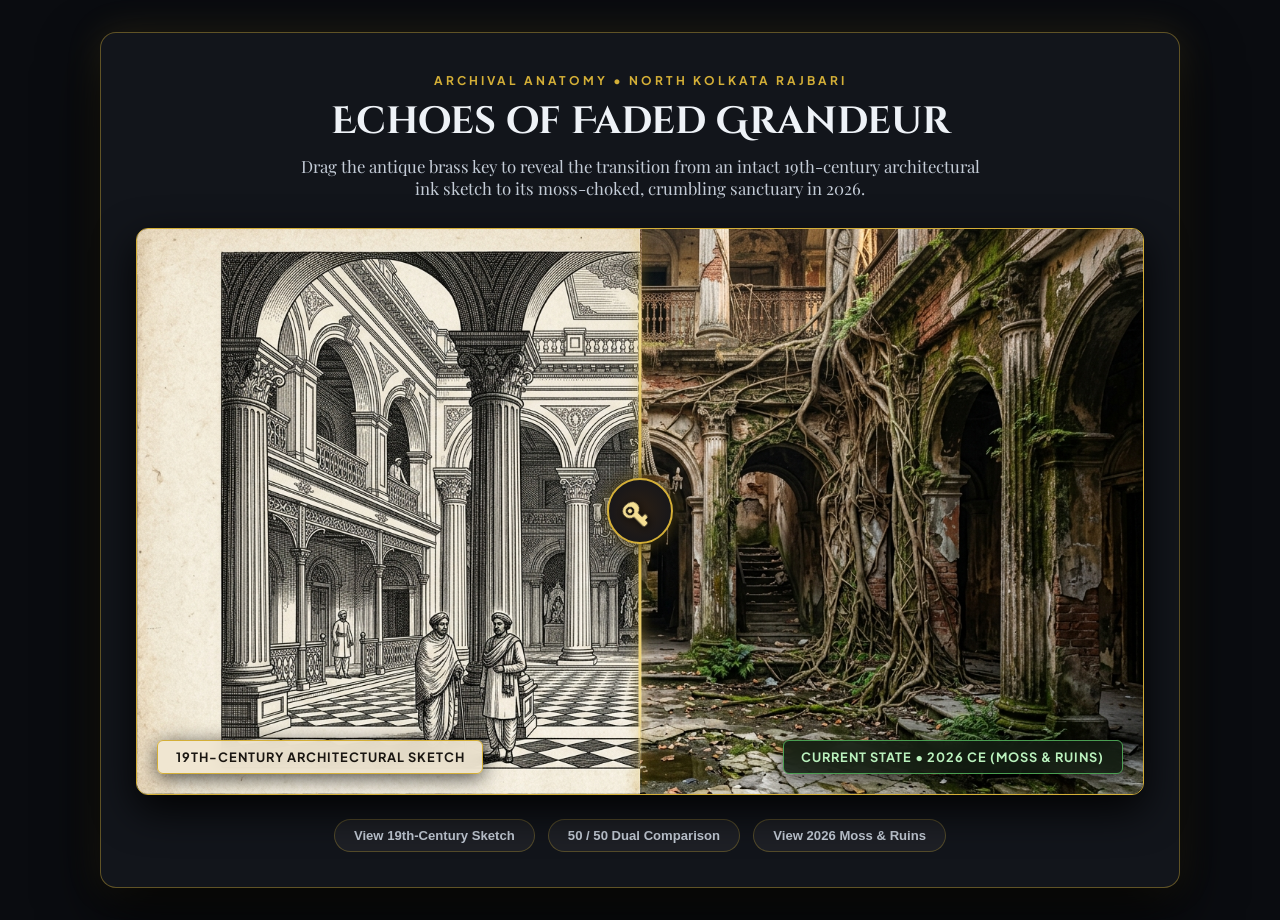
<file: components/rajbari-slider.html>
<!DOCTYPE html>
<html lang="en">
<head>
    <meta charset="UTF-8">
    <meta name="viewport" content="width=device-width, initial-scale=1.0">
    <title>Rajbari Courtyard Before & After Slider | Lost Kolkata</title>
    <link rel="stylesheet" href="https://fonts.googleapis.com/css2?family=Cinzel+Decorative:wght@700&family=Playfair+Display:ital,wght@0,600;1,400&family=Plus+Jakarta+Sans:wght@400;600;700&display=swap">
    <style>
        :root {
            --bg-deep: #0a0c10;
            --charcoal: #12151b;
            --brick-red: #8B4513;
            --tarnished-gold: #D4AF37;
            --gold-light: #f5df93;
            --mist-white: #eef2f7;
            --clip-pos: 50%;
        }

        * {
            margin: 0;
            padding: 0;
            box-sizing: border-box;
        }

        body {
            background-color: var(--bg-deep);
            color: var(--mist-white);
            font-family: 'Plus Jakarta Sans', sans-serif;
            min-height: 100vh;
            display: flex;
            align-items: center;
            justify-content: center;
            padding: 2rem 1rem;
        }

        .rajbari-slider-showcase {
            width: 100%;
            max-width: 1080px;
            background: var(--charcoal);
            border: 1px solid rgba(212, 175, 55, 0.4);
            border-radius: 16px;
            padding: 2.2rem;
            box-shadow: 0 25px 60px rgba(0, 0, 0, 0.85), 0 0 35px rgba(212, 175, 55, 0.15);
            position: relative;
        }

        .showcase-header {
            text-align: center;
            margin-bottom: 1.8rem;
        }

        .showcase-eyebrow {
            display: inline-block;
            color: var(--tarnished-gold);
            font-size: 0.75rem;
            letter-spacing: 3px;
            text-transform: uppercase;
            font-weight: 700;
            margin-bottom: 0.5rem;
        }

        .showcase-title {
            font-family: 'Cinzel Decorative', Georgia, serif;
            font-size: clamp(1.6rem, 3.2vw, 2.4rem);
            color: var(--mist-white);
            margin-bottom: 0.5rem;
        }

        .showcase-desc {
            font-family: 'Playfair Display', Georgia, serif;
            font-size: 1.05rem;
            color: #c5cdd8;
            max-width: 680px;
            margin: 0 auto;
        }

        /* Before & After Slider Wrapper */
        .rajbari-slider-wrapper {
            position: relative;
            width: 100%;
            aspect-ratio: 16 / 9;
            border-radius: 12px;
            overflow: hidden;
            user-select: none;
            -webkit-user-select: none;
            touch-action: none;
            cursor: ew-resize;
            border: 1px solid var(--tarnished-gold);
            box-shadow: 0 15px 40px rgba(0, 0, 0, 0.9);
        }

        /* Common image layer styling */
        .slider-img-layer {
            position: absolute;
            inset: 0;
            width: 100%;
            height: 100%;
            pointer-events: none;
        }

        .slider-img-layer img {
            width: 100%;
            height: 100%;
            object-fit: cover;
            display: block;
        }

        /* 1. Base Layer (Right Side): 2026 Moss-Covered Ruin */
        .layer-after {
            z-index: 1;
        }

        /* 2. Overlay Layer (Left Side): 19th-Century B&W Sketch using CSS clip-path */
        .layer-before {
            z-index: 2;
            -webkit-clip-path: polygon(0 0, var(--clip-pos) 0, var(--clip-pos) 100%, 0 100%);
            clip-path: polygon(0 0, var(--clip-pos) 0, var(--clip-pos) 100%, 0 100%);
            will-change: clip-path, -webkit-clip-path;
            transition: clip-path 0.04s ease-out, -webkit-clip-path 0.04s ease-out;
        }

        /* Vintage Key Slider Handle */
        .vintage-key-handle {
            position: absolute;
            top: 0;
            bottom: 0;
            left: var(--clip-pos);
            width: 0;
            z-index: 10;
            pointer-events: none;
            transform: translateX(-50%);
            transition: left 0.04s ease-out;
            will-change: left;
        }

        /* Brass divider vertical line */
        .handle-divider-line {
            position: absolute;
            top: 0;
            bottom: 0;
            left: 50%;
            transform: translateX(-50%);
            width: 3px;
            background: linear-gradient(
                to bottom,
                transparent,
                var(--gold-light) 15%,
                var(--tarnished-gold) 50%,
                var(--gold-light) 85%,
                transparent
            );
            box-shadow: 0 0 12px rgba(212, 175, 55, 0.8);
        }

        /* Custom Vintage Key Icon Ornament */
        .handle-key-disc {
            position: absolute;
            top: 50%;
            left: 50%;
            transform: translate(-50%, -50%);
            width: 66px;
            height: 66px;
            border-radius: 50%;
            background: radial-gradient(circle, #2b1f13 0%, #11141c 100%);
            border: 2px solid var(--tarnished-gold);
            box-shadow: 0 0 25px rgba(0, 0, 0, 0.9), 0 0 15px rgba(212, 175, 55, 0.6);
            display: flex;
            align-items: center;
            justify-content: center;
            pointer-events: auto;
            cursor: ew-resize;
            transition: transform 0.2s cubic-bezier(0.16, 1, 0.3, 1), box-shadow 0.2s;
        }

        .handle-key-disc:hover,
        .rajbari-slider-wrapper.is-dragging .handle-key-disc {
            transform: translate(-50%, -50%) scale(1.12);
            box-shadow: 0 0 35px rgba(212, 175, 55, 0.9);
            border-color: var(--gold-light);
        }

        .vintage-key-svg {
            width: 34px;
            height: 34px;
            fill: var(--gold-light);
            filter: drop-shadow(0 2px 4px rgba(0, 0, 0, 0.8));
            transform: rotate(-45deg);
        }

        /* Era Badges */
        .era-badge {
            position: absolute;
            bottom: 20px;
            padding: 0.5rem 1.1rem;
            border-radius: 6px;
            font-size: 0.8rem;
            font-weight: 700;
            letter-spacing: 1px;
            text-transform: uppercase;
            backdrop-filter: blur(8px);
            -webkit-backdrop-filter: blur(8px);
            z-index: 5;
            pointer-events: none;
            box-shadow: 0 4px 20px rgba(0, 0, 0, 0.7);
        }

        .badge-before {
            left: 20px;
            background: rgba(240, 230, 210, 0.92);
            color: #1a1611;
            border: 1px solid var(--tarnished-gold);
        }

        .badge-after {
            right: 20px;
            background: rgba(18, 28, 18, 0.88);
            color: #bbf2be;
            border: 1px solid #4a9e52;
        }

        /* Accessible Hidden Range Input for Keyboard Control */
        .slider-sr-input {
            position: absolute;
            width: 100%;
            height: 100%;
            top: 0;
            left: 0;
            opacity: 0;
            cursor: ew-resize;
            z-index: 15;
            margin: 0;
        }

        /* Quick Preset Buttons */
        .slider-presets-bar {
            display: flex;
            justify-content: center;
            align-items: center;
            gap: 0.8rem;
            margin-top: 1.5rem;
            flex-wrap: wrap;
        }

        .preset-btn {
            background: rgba(255, 255, 255, 0.05);
            border: 1px solid rgba(212, 175, 55, 0.3);
            color: #c5cdd8;
            padding: 0.5rem 1.2rem;
            border-radius: 9999px;
            font-size: 0.82rem;
            font-weight: 600;
            cursor: pointer;
            transition: all 0.2s;
        }

        .preset-btn:hover {
            background: rgba(139, 69, 19, 0.35);
            border-color: var(--tarnished-gold);
            color: var(--gold-light);
            transform: translateY(-2px);
        }

        @media (max-width: 768px) {
            .rajbari-slider-showcase {
                padding: 1.4rem;
            }
            .era-badge {
                font-size: 0.7rem;
                padding: 0.4rem 0.8rem;
                bottom: 12px;
            }
            .handle-key-disc {
                width: 52px;
                height: 52px;
            }
            .vintage-key-svg {
                width: 26px;
                height: 26px;
            }
        }
    </style>
</head>
<body>

    <section class="rajbari-slider-showcase">
        <div class="showcase-header">
            <span class="showcase-eyebrow">Archival Anatomy • North Kolkata Rajbari</span>
            <h2 class="showcase-title">Echoes of Faded Grandeur</h2>
            <p class="showcase-desc">
                Drag the antique brass key to reveal the transition from an intact 19th-century architectural ink sketch to its moss-choked, crumbling sanctuary in 2026.
            </p>
        </div>

        <div class="rajbari-slider-wrapper" id="rajbariSlider" role="region" aria-label="19th-century sketch vs 2026 moss-covered Rajbari before and after slider">
            
            <!-- Accessible Keyboard Range Input -->
            <input type="range" class="slider-sr-input" id="srSliderRange" min="0" max="100" value="50" aria-label="Slide to compare 19th century sketch and 2026 ruin">

            <!-- After Layer (Right/Background): 2026 Moss-Covered Ruin -->
            <div class="slider-img-layer layer-after">
                <img src="../assets/images/rajbari_decay_2026.jpg" alt="2026 North Kolkata Rajbari courtyard covered in banyan roots, moss, and decaying Corinthian columns">
                <div class="era-badge badge-after">Current State • 2026 CE (Moss & Ruins)</div>
            </div>

            <!-- Before Layer (Left/Foreground): 19th-Century B&W Etching with CSS clip-path -->
            <div class="slider-img-layer layer-before" id="layerBefore">
                <img src="../assets/images/rajbari_sketch_1826.jpg" alt="19th-century architectural black-and-white ink sketch of pristine North Kolkata Rajbari courtyard">
                <div class="era-badge badge-before">19th-Century Architectural Sketch</div>
            </div>

            <!-- Vintage Key Slider Handle -->
            <div class="vintage-key-handle" id="sliderHandle">
                <div class="handle-divider-line"></div>
                <div class="handle-key-disc" title="Drag the antique key to reveal history">
                    <!-- Custom Vintage Key SVG -->
                    <svg class="vintage-key-svg" viewBox="0 0 24 24" xmlns="http://www.w3.org/2000/svg">
                        <!-- Ornate Victorian Key Path -->
                        <path d="M7 2C4.24 2 2 4.24 2 7C2 9.4 3.7 11.4 6 11.9V21C6 21.55 6.45 22 7 22H9C9.55 22 10 21.55 10 21V19H12C12.55 19 13 18.55 13 18V16H10V11.9C12.3 11.4 14 9.4 14 7C14 4.24 11.76 2 7 2ZM7 4C8.66 4 10 5.34 10 7C10 8.66 8.66 10 7 10C5.34 10 4 8.66 4 7C4 5.34 5.34 4 7 4ZM7 5.5C6.17 5.5 5.5 6.17 5.5 7C5.5 7.83 6.17 8.5 7 8.5C7.83 8.5 8.5 7.83 8.5 7C8.5 6.17 7.83 5.5 7 5.5Z"/>
                    </svg>
                </div>
            </div>
        </div>

        <div class="slider-presets-bar">
            <button class="preset-btn" onclick="setSliderPercent(98)">View 19th-Century Sketch</button>
            <button class="preset-btn" onclick="setSliderPercent(50)">50 / 50 Dual Comparison</button>
            <button class="preset-btn" onclick="setSliderPercent(2)">View 2026 Moss & Ruins</button>
        </div>
    </section>

    <script>
        const sliderWrapper = document.getElementById('rajbariSlider');
        const srRange = document.getElementById('srSliderRange');

        let isDragging = false;

        function setSliderPercent(percent) {
            const clamped = Math.max(0, Math.min(100, percent));
            sliderWrapper.style.setProperty('--clip-pos', `${clamped}%`);
            if (srRange) srRange.value = clamped;
        }

        function getPercent(e) {
            const rect = sliderWrapper.getBoundingClientRect();
            const clientX = e.touches ? e.touches[0].clientX : e.clientX;
            const x = clientX - rect.left;
            return Math.max(0, Math.min(100, (x / rect.width) * 100));
        }

        // Pointer Events (Mouse, Touch, Pen)
        sliderWrapper.addEventListener('pointerdown', (e) => {
            isDragging = true;
            sliderWrapper.classList.add('is-dragging');
            sliderWrapper.setPointerCapture(e.pointerId);
            setSliderPercent(getPercent(e));
        });

        sliderWrapper.addEventListener('pointermove', (e) => {
            if (!isDragging) return;
            requestAnimationFrame(() => setSliderPercent(getPercent(e)));
        });

        sliderWrapper.addEventListener('pointerup', (e) => {
            isDragging = false;
            sliderWrapper.classList.remove('is-dragging');
            try { sliderWrapper.releasePointerCapture(e.pointerId); } catch(err) {}
        });

        sliderWrapper.addEventListener('pointercancel', (e) => {
            isDragging = false;
            sliderWrapper.classList.remove('is-dragging');
        });

        // Accessible Keyboard Range Input
        if (srRange) {
            srRange.addEventListener('input', (e) => {
                setSliderPercent(parseFloat(e.target.value));
            });
        }

        // Initialize at 50%
        setSliderPercent(50);
    </script>
</body>
</html>
</file>
<file: css/style.css>
/* ==========================================================================
   LOST KOLKATA - Premium Design System & Stylesheet
   Theme: "Beneath the Kolkata we know lies a city that time has almost erased."
   Aesthetics: Neo-Victorian, Bengal Renaissance, Glassmorphism, Antique Gold
   ========================================================================== */

@import url('https://fonts.googleapis.com/css2?family=Cinzel+Decorative:wght@700;900&family=Cormorant+Garamond:ital,wght@0,400;0,600;0,700;1,400&family=Noto+Serif+Bengali:wght@400;500;600;700;800&family=Playfair+Display:ital,wght@0,500;0,700;0,900;1,400&family=Plus+Jakarta+Sans:wght@300;400;500;600;700&display=swap');

:root {
    /* Required Core Palette */
    --bg-deep: #0a0c10;
    --bg-charcoal: #11141a;
    --bg-surface: #161a22;
    --bg-card: rgba(18, 22, 29, 0.82);
    --bg-card-hover: rgba(26, 32, 42, 0.94);

    --brick-red: #8B4513;
    --brick-light: #a3531b;
    --brick-glow: rgba(139, 69, 19, 0.45);
    
    --gold-tarnished: #D4AF37;
    --gold-primary: #D4AF37;
    --gold-light: #f5df93;
    --gold-dark: #8c7224;
    --gold-glow: rgba(212, 175, 55, 0.35);

    --mist-white: #eef2f7;
    --mist-dim: #c5cdd8;
    --mist-dark: #7e8a9b;
    --parchment: #eef2f7;
    --parchment-dim: #c5cdd8;
    --parchment-dark: #7e8a9b;

    --hud-cyan: #38ef7d;
    --hud-cyan-dim: rgba(56, 239, 125, 0.18);
    --hud-amber: #e67e22;

    --border-subtle: rgba(212, 175, 55, 0.2);
    --border-brick: rgba(139, 69, 19, 0.45);
    --border-accent: rgba(212, 175, 55, 0.5);
    --border-hud: rgba(56, 239, 125, 0.4);
    --border-active: #D4AF37;

    --font-heading: 'Cinzel Decorative', Georgia, serif;
    --font-editorial: 'Playfair Display', Georgia, serif;
    --font-serif: 'Cormorant Garamond', Georgia, serif;
    --font-bengali: 'Noto Serif Bengali', 'Tiro Bangla', Georgia, serif;
    --font-sans: 'Plus Jakarta Sans', -apple-system, BlinkMacSystemFont, sans-serif;
    --font-mono: 'Courier New', Courier, monospace;

    --radius-sm: 6px;
    --radius-md: 12px;
    --radius-lg: 20px;
    --radius-full: 9999px;

    --shadow-soft: 0 10px 30px -10px rgba(0, 0, 0, 0.85);
    --shadow-gold: 0 0 25px rgba(212, 175, 55, 0.22);
    --shadow-brick: 0 0 25px rgba(139, 69, 19, 0.35);

    --transition-fast: 0.2s cubic-bezier(0.16, 1, 0.3, 1);
    --transition-normal: 0.4s cubic-bezier(0.16, 1, 0.3, 1);
    --transition-slow: 0.7s cubic-bezier(0.16, 1, 0.3, 1);
}

/* Reset & Box Sizing */
*, *::before, *::after {
    margin: 0;
    padding: 0;
    box-sizing: border-box;
}

html {
    scroll-behavior: smooth;
    background-color: var(--bg-deep);
    color: var(--parchment);
    font-family: var(--font-sans);
    font-size: 16px;
    line-height: 1.65;
    text-rendering: optimizeLegibility;
    -webkit-font-smoothing: antialiased;
}

body {
    overflow-x: hidden;
    position: relative;
    min-height: 100vh;
    background: radial-gradient(circle at 50% 0%, #161c28 0%, #080a0f 70%);
}

/* Custom Scrollbar */
::-webkit-scrollbar {
    width: 8px;
}
::-webkit-scrollbar-track {
    background: var(--bg-deep);
}
::-webkit-scrollbar-thumb {
    background: var(--gold-dark);
    border-radius: var(--radius-full);
}
::-webkit-scrollbar-thumb:hover {
    background: var(--gold-primary);
}

/* Background Atmospheric Canvas */
#dust-canvas {
    position: fixed;
    top: 0;
    left: 0;
    width: 100vw;
    height: 100vh;
    pointer-events: none;
    z-index: 1;
}

/* Global Vignette / Film Grain */
.film-grain {
    position: fixed;
    top: 0;
    left: 0;
    width: 100%;
    height: 100%;
    pointer-events: none;
    z-index: 2;
    background: radial-gradient(circle at center, transparent 40%, rgba(5, 7, 10, 0.65) 100%);
}

/* Container */
.container {
    width: 90%;
    max-width: 1280px;
    margin: 0 auto;
    position: relative;
    z-index: 5;
}

/* ==========================================================================
   Navigation Bar (Floating Glassmorphism)
   ========================================================================== */
.site-header {
    position: fixed;
    top: 20px;
    left: 0;
    width: 100%;
    z-index: 100;
    display: flex;
    justify-content: center;
    pointer-events: none;
}

.nav-dock {
    pointer-events: auto;
    width: 92%;
    max-width: 1180px;
    background: rgba(14, 18, 24, 0.78);
    backdrop-filter: blur(16px);
    -webkit-backdrop-filter: blur(16px);
    border: 1px solid var(--border-subtle);
    border-radius: var(--radius-full);
    padding: 0.65rem 1.6rem;
    display: flex;
    align-items: center;
    justify-content: space-between;
    box-shadow: 0 12px 35px rgba(0, 0, 0, 0.6), inset 0 1px 0 rgba(255, 255, 255, 0.08);
    transition: var(--transition-normal);
}

.nav-dock:hover {
    border-color: var(--border-accent);
    box-shadow: 0 12px 40px rgba(0, 0, 0, 0.7), 0 0 15px var(--gold-glow);
}

.brand-wrapper {
    display: flex;
    align-items: center;
    gap: 0.8rem;
    text-decoration: none;
}

.brand-crest {
    width: 38px;
    height: 38px;
    border-radius: 50%;
    border: 1px solid var(--gold-primary);
    background: radial-gradient(circle, var(--gold-dark) 0%, #151820 100%);
    display: flex;
    align-items: center;
    justify-content: center;
    font-size: 1.15rem;
    color: var(--gold-light);
    box-shadow: 0 0 10px var(--gold-glow);
}

.brand-text-col {
    display: flex;
    flex-direction: column;
}

.brand-title {
    font-family: var(--font-heading);
    font-size: 1.05rem;
    font-weight: 700;
    letter-spacing: 2px;
    color: var(--gold-light);
    line-height: 1.1;
}

.brand-subtitle {
    font-size: 0.65rem;
    letter-spacing: 3px;
    text-transform: uppercase;
    color: var(--parchment-dark);
}

.nav-links {
    display: flex;
    align-items: center;
    gap: 1.8rem;
    list-style: none;
}

.nav-link {
    color: var(--parchment-dim);
    text-decoration: none;
    font-size: 0.85rem;
    font-weight: 500;
    letter-spacing: 1px;
    text-transform: uppercase;
    transition: var(--transition-fast);
    position: relative;
    padding: 0.3rem 0;
}

.nav-link::after {
    content: '';
    position: absolute;
    bottom: 0;
    left: 0;
    width: 0%;
    height: 1.5px;
    background: linear-gradient(90deg, var(--gold-primary), transparent);
    transition: var(--transition-fast);
}

.nav-link:hover {
    color: var(--gold-light);
}

.nav-link:hover::after {
    width: 100%;
}

.nav-actions {
    display: flex;
    align-items: center;
    gap: 0.8rem;
}

.nav-audio-btn {
    background: rgba(212, 175, 55, 0.1);
    border: 1px solid var(--border-accent);
    color: var(--gold-light);
    border-radius: var(--radius-full);
    width: 38px;
    height: 38px;
    display: flex;
    align-items: center;
    justify-content: center;
    cursor: pointer;
    transition: var(--transition-fast);
}

.nav-audio-btn:hover {
    background: var(--gold-primary);
    color: var(--bg-deep);
    box-shadow: 0 0 15px var(--gold-glow);
}

.nav-audio-btn.playing {
    border-color: var(--gold-light);
    animation: pulseGlow 2s infinite;
}

.mobile-toggle {
    display: none;
    background: none;
    border: none;
    color: var(--parchment);
    font-size: 1.4rem;
    cursor: pointer;
}

/* ==========================================================================
   Hero Section: The Awakening of Memory
/* ==========================================================================
   Hero Section: First Entry (Clear White Gallery Aesthetic)
   Pure, high-contrast, prestigious Bengal Renaissance & Colonial Typography
   ========================================================================== */
.hero-section {
    position: relative;
    min-height: 100vh;
    display: flex;
    align-items: center;
    justify-content: center;
    padding: 130px 0 70px;
    overflow: hidden;
    background: #ffffff; /* Clear White Background */
    color: #1a202c;
}

.hero-bg-frame {
    position: absolute;
    top: 0;
    left: 0;
    width: 100%;
    height: 100%;
    z-index: 1;
    pointer-events: none;
    opacity: 0.07; /* Subtle vintage architectural watermark */
}

.hero-bg-img {
    width: 100%;
    height: 100%;
    object-fit: cover;
    filter: grayscale(1) contrast(1.15) brightness(1.15);
    transform: scale(1.02);
}

.hero-gradient-overlay {
    position: absolute;
    top: 0;
    left: 0;
    width: 100%;
    height: 100%;
    background: linear-gradient(
        to bottom,
        rgba(255, 255, 255, 0.98) 0%,
        rgba(255, 255, 255, 0.96) 65%,
        rgba(255, 255, 255, 0.88) 85%,
        #0a0c10 100% /* Smooth transition from daylight surface down into archaeological layers */
    );
}

.hero-content {
    position: relative;
    z-index: 5;
    text-align: center;
    max-width: 980px;
    margin: 0 auto;
}

.hero-eyebrow {
    display: inline-flex;
    align-items: center;
    gap: 0.75rem;
    background: #ffffff;
    border: 1px solid rgba(139, 69, 19, 0.3);
    color: #8B4513;
    padding: 0.45rem 1.4rem;
    border-radius: var(--radius-full);
    font-size: 0.82rem;
    letter-spacing: 2px;
    margin-bottom: 1.6rem;
    box-shadow: 0 4px 15px rgba(0, 0, 0, 0.05);
}

.eyebrow-bn {
    font-family: var(--font-bengali);
    font-weight: 700;
    color: #8B2500;
    font-size: 0.9rem;
}

.eyebrow-dot {
    color: #b8860b;
    font-size: 0.65rem;
}

.eyebrow-en {
    font-family: var(--font-sans);
    font-weight: 700;
    text-transform: uppercase;
    letter-spacing: 2px;
    font-size: 0.74rem;
    color: #4a5568;
}

.hero-title {
    margin-bottom: 2.2rem;
}

.hero-title-en {
    display: block;
    font-family: var(--font-heading);
    font-size: clamp(2.4rem, 5.8vw, 4.5rem);
    font-weight: 900;
    letter-spacing: 3px;
    color: #0d1117; /* Deep Indian Ink Black */
    line-height: 1.05;
}

.hero-title-bn {
    display: block;
    font-family: var(--font-bengali);
    font-size: clamp(2.2rem, 5.2vw, 3.8rem);
    font-weight: 800;
    color: #8B2500; /* Rich Royal Bengal Crimson */
    letter-spacing: 1.5px;
    line-height: 1.25;
    margin-top: 0.4rem;
    margin-bottom: 0.6rem;
}

.hero-title .title-highlight {
    font-family: var(--font-editorial);
    font-size: clamp(1.05rem, 2.2vw, 1.35rem);
    font-weight: 400;
    font-style: italic;
    letter-spacing: 1px;
    color: #4a5568;
    display: block;
    margin-top: 0.5rem;
}

/* Bilingual Dual Chronicle Manifesto Cards (Clear White Surface) */
.hero-bilingual-manifesto {
    display: grid;
    grid-template-columns: 1fr auto 1fr;
    gap: 1.5rem;
    align-items: stretch;
    max-width: 980px;
    margin: 0 auto 2.2rem;
    text-align: left;
}

.manifesto-card {
    background: #ffffff;
    border: 1px solid #e2dbcd;
    border-radius: var(--radius-md);
    padding: 1.8rem 2rem;
    box-shadow: 0 10px 30px rgba(0, 0, 0, 0.05), 0 1px 3px rgba(0, 0, 0, 0.03);
    display: flex;
    flex-direction: column;
    justify-content: space-between;
    transition: transform var(--transition-normal), border-color var(--transition-normal), box-shadow var(--transition-normal);
    position: relative;
}

.manifesto-card:hover {
    border-color: #8B4513;
    transform: translateY(-3px);
    box-shadow: 0 16px 40px rgba(139, 69, 19, 0.12);
}

.manifesto-card.bn-card {
    border-top: 4px solid #8B2500;
}

.manifesto-card.en-card {
    border-top: 4px solid #9c7a1a;
}

.manifesto-badge {
    display: inline-block;
    font-size: 0.72rem;
    font-weight: 700;
    letter-spacing: 2px;
    text-transform: uppercase;
    margin-bottom: 1rem;
    padding: 0.3rem 0.8rem;
    border-radius: var(--radius-sm);
    align-self: flex-start;
}

.bn-card .manifesto-badge {
    color: #8B2500;
    background: rgba(139, 37, 0, 0.07);
    border: 1px solid rgba(139, 37, 0, 0.22);
}

.en-card .manifesto-badge {
    color: #7b5b08;
    background: rgba(156, 122, 26, 0.07);
    border: 1px solid rgba(156, 122, 26, 0.25);
}

.bn-card .manifesto-body {
    font-family: var(--font-bengali);
    font-size: 1.08rem;
    line-height: 1.85;
    color: #1a2230;
    font-weight: 500;
    margin: 0;
}

.bn-card .manifesto-body strong {
    color: #8B2500;
    font-weight: 700;
}

.en-card .manifesto-body {
    font-family: var(--font-editorial);
    font-size: 1.08rem;
    line-height: 1.75;
    color: #242c38;
    margin: 0;
}

.en-card .manifesto-body strong {
    color: #7b5b08;
    font-weight: 700;
    font-family: var(--font-sans);
}

.manifesto-center-crest {
    display: flex;
    flex-direction: column;
    align-items: center;
    justify-content: center;
    gap: 0.7rem;
    padding: 0 0.6rem;
}

.crest-year {
    writing-mode: vertical-rl;
    transform: rotate(180deg);
    font-family: var(--font-bengali);
    font-size: 0.95rem;
    font-weight: 700;
    letter-spacing: 5px;
    color: #8c6a15;
}

.crest-ornament {
    color: #b89230;
    font-size: 0.8rem;
}

/* ==========================================================================
   Official Theme Song Player Bar (From Calcutta to Kolkata)
   ========================================================================== */
.hero-theme-player {
    width: 100%;
    max-width: 860px;
    margin: 0 auto 2.6rem;
    background: #ffffff;
    border: 1px solid #e0d7c7;
    border-radius: var(--radius-lg);
    padding: 1.1rem 1.6rem;
    box-shadow: 0 8px 30px rgba(0, 0, 0, 0.06), 0 1px 3px rgba(0, 0, 0, 0.04);
    transition: var(--transition-normal);
}

.hero-theme-player:hover {
    border-color: #8B4513;
    box-shadow: 0 12px 35px rgba(139, 69, 19, 0.1);
}

.theme-player-dock {
    display: flex;
    align-items: center;
    justify-content: space-between;
    gap: 1.2rem;
    flex-wrap: wrap;
}

.theme-play-btn {
    position: relative;
    width: 50px;
    height: 50px;
    border-radius: 50%;
    background: linear-gradient(135deg, #962800 0%, #8B2500 100%);
    border: none;
    color: #ffffff;
    display: flex;
    align-items: center;
    justify-content: center;
    cursor: pointer;
    box-shadow: 0 6px 20px rgba(139, 37, 0, 0.35);
    flex-shrink: 0;
    transition: transform var(--transition-fast), box-shadow var(--transition-fast);
}

.theme-play-btn:hover {
    transform: scale(1.08);
    box-shadow: 0 8px 25px rgba(139, 37, 0, 0.5);
}

.theme-play-icon {
    font-size: 1.1rem;
    line-height: 1;
    margin-left: 2px;
}

.theme-play-btn.is-playing .theme-play-icon {
    margin-left: 0;
}

.theme-pulse-ring {
    position: absolute;
    inset: -6px;
    border-radius: 50%;
    border: 2px solid #8B2500;
    opacity: 0;
    pointer-events: none;
}

.theme-play-btn.is-playing .theme-pulse-ring {
    animation: soundPulse 1.8s infinite;
}

@keyframes soundPulse {
    0% { transform: scale(0.9); opacity: 0.8; }
    100% { transform: scale(1.4); opacity: 0; }
}

.theme-track-info {
    flex: 1;
    text-align: left;
    min-width: 200px;
}

.theme-track-badge {
    display: inline-flex;
    align-items: center;
    gap: 0.4rem;
    font-size: 0.68rem;
    font-weight: 700;
    letter-spacing: 1.5px;
    text-transform: uppercase;
    color: #8B2500;
    margin-bottom: 0.2rem;
}

.badge-dot {
    color: #e53e3e;
    font-size: 0.6rem;
}

.theme-play-btn.is-playing ~ .theme-track-info .badge-dot {
    animation: blinkDot 1s infinite;
}

@keyframes blinkDot {
    0%, 100% { opacity: 1; }
    50% { opacity: 0.2; }
}

.theme-track-title {
    font-family: var(--font-editorial);
    font-size: 1.18rem;
    font-weight: 700;
    color: #0d1117;
    line-height: 1.2;
}

.theme-track-sub {
    font-size: 0.8rem;
    color: #5a6578;
    line-height: 1.3;
}

/* Audio Equalizer Bars */
.theme-equalizer {
    display: flex;
    align-items: flex-end;
    gap: 3px;
    height: 22px;
    padding: 0 0.5rem;
}

.eq-bar {
    width: 3.5px;
    background: #8B2500;
    border-radius: 2px;
    height: 4px;
    transition: height 0.2s ease;
}

.hero-theme-player.playing .eq-bar.bar-1 { animation: eqJump 0.8s infinite ease-in-out; }
.hero-theme-player.playing .eq-bar.bar-2 { animation: eqJump 0.6s infinite ease-in-out 0.2s; }
.hero-theme-player.playing .eq-bar.bar-3 { animation: eqJump 0.9s infinite ease-in-out 0.4s; }
.hero-theme-player.playing .eq-bar.bar-4 { animation: eqJump 0.7s infinite ease-in-out 0.1s; }

@keyframes eqJump {
    0%, 100% { height: 4px; }
    50% { height: 20px; }
}

.theme-track-actions {
    display: flex;
    align-items: center;
    gap: 0.6rem;
}

.btn-theme-video-toggle {
    display: inline-flex;
    align-items: center;
    gap: 0.5rem;
    background: #f7f4ed;
    border: 1px solid #d5cbba;
    color: #2d3748;
    padding: 0.55rem 1rem;
    border-radius: var(--radius-full);
    font-size: 0.8rem;
    font-weight: 600;
    cursor: pointer;
    transition: var(--transition-fast);
}

.btn-theme-video-toggle:hover {
    background: #ffffff;
    border-color: #8B4513;
    color: #8B2500;
}

.btn-theme-yt-link {
    width: 36px;
    height: 36px;
    border-radius: 50%;
    background: #f7f4ed;
    border: 1px solid #d5cbba;
    color: #2d3748;
    display: flex;
    align-items: center;
    justify-content: center;
    text-decoration: none;
    font-weight: 700;
    font-size: 0.9rem;
    transition: var(--transition-fast);
}

.btn-theme-yt-link:hover {
    background: #8B2500;
    color: #ffffff;
    border-color: #8B2500;
}

/* Collapsible Video Drawer */
.theme-video-drawer {
    max-height: 0;
    overflow: hidden;
    opacity: 0;
    transition: max-height 0.45s cubic-bezier(0.16, 1, 0.3, 1), opacity 0.35s ease, margin-top 0.35s ease;
    margin-top: 0;
}

.theme-video-drawer.open {
    max-height: 520px;
    opacity: 1;
    margin-top: 1.2rem;
    padding-top: 1rem;
    border-top: 1px solid #ece5d8;
}

.theme-video-frame-wrap {
    position: relative;
    width: 100%;
    aspect-ratio: 16 / 9;
    border-radius: var(--radius-md);
    overflow: hidden;
    box-shadow: 0 10px 30px rgba(0, 0, 0, 0.15);
    background: #000000;
}

.theme-video-frame-wrap iframe {
    position: absolute;
    top: 0;
    left: 0;
    width: 100%;
    height: 100%;
}

.video-credit-bar {
    display: flex;
    justify-content: space-between;
    align-items: center;
    flex-wrap: wrap;
    gap: 0.5rem;
    margin-top: 0.6rem;
    font-size: 0.76rem;
    color: #718096;
}

.video-credit-tag {
    font-family: var(--font-mono);
    color: #8B2500;
    font-weight: 600;
}

/* Hero CTA Group on Clear White */
.hero-cta-group {
    display: flex;
    flex-wrap: wrap;
    align-items: center;
    justify-content: center;
    gap: 1.2rem;
    margin-bottom: 3.2rem;
}

.btn-primary {
    display: inline-flex;
    align-items: center;
    gap: 0.75rem;
    background: linear-gradient(135deg, #962800 0%, #8B2500 60%, #6d1b00 100%);
    color: #ffffff;
    font-family: var(--font-sans);
    font-weight: 700;
    font-size: 0.92rem;
    letter-spacing: 1px;
    padding: 0.95rem 2.2rem;
    border-radius: var(--radius-full);
    text-decoration: none;
    border: none;
    cursor: pointer;
    box-shadow: 0 6px 25px rgba(139, 37, 0, 0.35);
    transition: var(--transition-normal);
}

.btn-primary:hover {
    transform: translateY(-3px);
    box-shadow: 0 10px 35px rgba(139, 37, 0, 0.5);
    filter: brightness(1.08);
}

.btn-primary-text {
    font-family: var(--font-sans);
}

.btn-secondary {
    display: inline-flex;
    align-items: center;
    gap: 0.75rem;
    background: #ffffff;
    color: #1a202c;
    border: 1.5px solid #d4af37;
    padding: 0.95rem 2rem;
    border-radius: var(--radius-full);
    font-family: var(--font-sans);
    font-weight: 600;
    font-size: 0.92rem;
    letter-spacing: 0.8px;
    text-decoration: none;
    cursor: pointer;
    box-shadow: 0 4px 15px rgba(0, 0, 0, 0.05);
    transition: var(--transition-normal);
}

.btn-secondary:hover {
    background: #faf8f5;
    border-color: #8B2500;
    color: #8B2500;
    transform: translateY(-3px);
}

/* Classical Heritage Cultural Pillars / Stats on Clear White */
.hero-stats-bar {
    display: grid;
    grid-template-columns: repeat(3, 1fr);
    gap: 1.5rem;
    max-width: 820px;
    margin: 0 auto;
    padding: 1.3rem 2rem;
    background: #ffffff;
    border: 1px solid #e2dbcd;
    border-radius: var(--radius-lg);
    box-shadow: 0 10px 30px rgba(0, 0, 0, 0.06);
}

.stat-item {
    text-align: center;
    display: flex;
    flex-direction: column;
    align-items: center;
    gap: 0.25rem;
}

.stat-num {
    display: block;
    font-family: var(--font-bengali);
    font-size: 1.75rem;
    font-weight: 800;
    color: #8B2500;
    line-height: 1.1;
}

.stat-num-sub {
    font-family: var(--font-heading);
    font-size: 0.95rem;
    color: #718096;
    font-weight: 600;
}

.stat-lbl-bn {
    font-family: var(--font-bengali);
    font-size: 0.85rem;
    color: #1a202c;
    font-weight: 600;
    line-height: 1.3;
}

.stat-lbl-en {
    font-family: var(--font-sans);
    font-size: 0.72rem;
    text-transform: uppercase;
    letter-spacing: 1.2px;
    color: #4a5568;
    font-weight: 600;
}

/* ==========================================================================
   Section Headers & Common Accents
   ========================================================================== */
.section {
    padding: 110px 0;
    position: relative;
    z-index: 5;
}

.section-header {
    text-align: center;
    max-width: 800px;
    margin: 0 auto 4rem;
}

.section-tag {
    display: inline-block;
    color: var(--gold-primary);
    font-size: 0.75rem;
    letter-spacing: 3.5px;
    text-transform: uppercase;
    font-weight: 700;
    margin-bottom: 0.75rem;
    position: relative;
}

.section-title {
    font-family: var(--font-heading);
    font-size: clamp(2rem, 3.8vw, 3.2rem);
    font-weight: 700;
    color: var(--parchment);
    line-height: 1.15;
    margin-bottom: 1.2rem;
}

.section-desc {
    font-family: var(--font-serif);
    font-size: 1.25rem;
    color: var(--parchment-dim);
    line-height: 1.6;
}

.divider-ornament {
    display: flex;
    align-items: center;
    justify-content: center;
    gap: 1rem;
    margin: 1.2rem 0;
    color: var(--gold-primary);
    opacity: 0.7;
}

.divider-ornament::before,
.divider-ornament::after {
    content: '';
    height: 1px;
    width: 60px;
    background: linear-gradient(90deg, transparent, var(--gold-primary));
}

.divider-ornament::after {
    background: linear-gradient(90deg, var(--gold-primary), transparent);
}

/* ==========================================================================
   Interactive Time-Lens Excavator (1826 Colonial Calcutta -> 2026 Modern Kolkata)
   Blending Faded Colonial Grandeur with Modern Digital Archaeology
   ========================================================================== */
.timelens-section {
    background: linear-gradient(180deg, transparent 0%, rgba(14, 18, 24, 0.92) 50%, transparent 100%);
    position: relative;
}

.timelens-card {
    background: var(--bg-charcoal);
    border: 1px solid var(--border-accent);
    border-radius: var(--radius-lg);
    padding: 2.2rem;
    box-shadow: var(--shadow-soft), var(--shadow-gold), var(--shadow-brick);
    backdrop-filter: blur(16px);
    position: relative;
    outline: 1px solid var(--border-brick);
    outline-offset: -6px;
}

/* Digital Archaeology Corner HUD Brackets */
.timelens-card::before,
.timelens-card::after {
    content: '';
    position: absolute;
    width: 22px;
    height: 22px;
    border-color: var(--gold-light);
    pointer-events: none;
    z-index: 5;
}
.timelens-card::before {
    top: 14px;
    left: 14px;
    border-top: 2px solid;
    border-left: 2px solid;
}
.timelens-card::after {
    bottom: 14px;
    right: 14px;
    border-bottom: 2px solid;
    border-right: 2px solid;
}

/* Museum Archival Ledger Header (Replaces AI scanner) */
.archival-folio-header {
    display: flex;
    justify-content: space-between;
    align-items: center;
    flex-wrap: wrap;
    gap: 1rem;
    padding: 0.9rem 1.4rem;
    background: linear-gradient(135deg, rgba(22, 26, 34, 0.95) 0%, rgba(16, 20, 27, 0.95) 100%);
    border: 1px solid var(--border-subtle);
    border-left: 4px solid var(--gold-primary);
    border-radius: var(--radius-sm);
    margin-bottom: 1.5rem;
    box-shadow: inset 0 1px 0 rgba(255, 255, 255, 0.04), 0 4px 15px rgba(0, 0, 0, 0.5);
}

.folio-meta-col {
    display: flex;
    flex-direction: column;
    gap: 0.25rem;
}

.folio-meta-col.text-right {
    text-align: right;
}

.folio-stamp {
    font-family: var(--font-bengali);
    font-size: 0.85rem;
    font-weight: 700;
    color: var(--gold-light);
    letter-spacing: 0.8px;
}

.folio-subject,
.folio-survey,
.folio-status {
    font-family: var(--font-bengali);
    font-size: 0.78rem;
    color: var(--mist-dim);
}

.timelens-controls-top {
    display: flex;
    justify-content: space-between;
    align-items: center;
    flex-wrap: wrap;
    gap: 1rem;
    margin-bottom: 1.5rem;
}

.excavation-year-badge {
    background: rgba(139, 69, 19, 0.25);
    border: 1px solid var(--gold-primary);
    color: var(--gold-light);
    padding: 0.5rem 1.4rem;
    border-radius: var(--radius-full);
    font-family: var(--font-bengali);
    font-size: 0.88rem;
    font-weight: 600;
    letter-spacing: 0.5px;
    box-shadow: 0 0 15px rgba(212, 175, 55, 0.15);
}

.timelens-presets {
    display: flex;
    gap: 0.6rem;
}

.btn-preset {
    background: rgba(255, 255, 255, 0.04);
    border: 1px solid var(--border-subtle);
    color: var(--mist-dim);
    padding: 0.45rem 1rem;
    border-radius: var(--radius-full);
    font-family: var(--font-bengali);
    font-size: 0.82rem;
    cursor: pointer;
    font-weight: 500;
    transition: var(--transition-fast);
}

.btn-preset:hover {
    background: rgba(139, 69, 19, 0.3);
    border-color: var(--gold-primary);
    color: var(--gold-light);
    transform: translateY(-1px);
}

.timelens-wrapper {
    position: relative;
    width: 100%;
    aspect-ratio: 16 / 9;
    border-radius: var(--radius-md);
    overflow: hidden;
    user-select: none;
    -webkit-user-select: none;
    cursor: ew-resize;
    border: 1px solid var(--border-accent);
    box-shadow: inset 0 0 50px rgba(0, 0, 0, 0.9), 0 10px 30px rgba(0, 0, 0, 0.8);
}

.timelens-layer {
    position: absolute;
    top: 0;
    left: 0;
    width: 100%;
    height: 100%;
    overflow: hidden;
}

.timelens-img {
    width: 100%;
    height: 100%;
    object-fit: cover;
    pointer-events: none;
}

.timelens-layer.modern {
    z-index: 10;
}

.timelens-layer.vintage {
    z-index: 20;
    width: 50%;
    border-right: 2px solid var(--gold-light);
    box-shadow: 6px 0 35px rgba(0, 0, 0, 0.9);
}

/* Force vintage image to stay full container width so it aligns with modern */
.timelens-layer.vintage .timelens-img {
    position: absolute;
    top: 0;
    left: 0;
    width: 100%;
    height: 100%;
    max-width: none;
}

.timelens-handle {
    position: absolute;
    top: 0;
    bottom: 0;
    left: 50%;
    width: 4px;
    z-index: 30;
    transform: translateX(-50%);
    pointer-events: none;
}

.handle-line {
    width: 2px;
    height: 100%;
    background: linear-gradient(to bottom, transparent, var(--gold-light) 15%, var(--gold-light) 85%, transparent);
    box-shadow: 0 0 15px var(--gold-glow);
    margin: 0 auto;
}

.handle-compass-disc {
    position: absolute;
    top: 50%;
    left: 50%;
    transform: translate(-50%, -50%);
    width: 68px;
    height: 68px;
    border-radius: 50%;
    background: radial-gradient(circle, #2a1f14 0%, #0d1017 100%);
    border: 2px solid var(--gold-light);
    box-shadow: 0 0 25px rgba(0, 0, 0, 0.95), 0 0 18px var(--gold-glow);
    display: flex;
    flex-direction: column;
    align-items: center;
    justify-content: center;
    color: var(--gold-light);
    font-family: var(--font-bengali);
    font-size: 0.74rem;
    font-weight: 700;
    pointer-events: auto;
    cursor: ew-resize;
    letter-spacing: 0.5px;
}

.handle-year-bn {
    font-size: 0.76rem;
    line-height: 1.1;
}

.handle-arrow {
    font-size: 0.85rem;
    color: var(--gold-primary);
    line-height: 1;
}

.timelens-caption-badge {
    position: absolute;
    bottom: 22px;
    padding: 0.5rem 1.2rem;
    border-radius: var(--radius-sm);
    font-family: var(--font-bengali);
    font-size: 0.82rem;
    font-weight: 600;
    letter-spacing: 0.8px;
    backdrop-filter: blur(10px);
    -webkit-backdrop-filter: blur(10px);
    pointer-events: none;
    z-index: 25;
}

.badge-modern {
    right: 22px;
    background: rgba(14, 18, 24, 0.85);
    border: 1px solid rgba(255, 255, 255, 0.25);
    color: var(--mist-white);
    box-shadow: 0 4px 15px rgba(0, 0, 0, 0.6);
}

.badge-vintage {
    left: 22px;
    background: rgba(45, 22, 10, 0.88);
    border: 1px solid var(--gold-primary);
    color: var(--gold-light);
    box-shadow: 0 4px 15px rgba(0, 0, 0, 0.6);
}

/* Clean Historical Timeline Scale (Replaces AI Chrono-Depth) */
.historical-timeline-scale {
    margin-top: 1.8rem;
    display: grid;
    grid-template-columns: repeat(5, 1fr);
    gap: 0.8rem;
    background: rgba(14, 18, 24, 0.75);
    padding: 1.2rem 1.6rem;
    border-radius: var(--radius-md);
    border: 1px solid var(--border-subtle);
    position: relative;
}

.historical-timeline-scale::before {
    content: '';
    position: absolute;
    top: 21px;
    left: 8%;
    right: 8%;
    height: 2px;
    background: linear-gradient(90deg, var(--brick-light) 0%, var(--gold-primary) 50%, var(--gold-light) 100%);
    z-index: 1;
    opacity: 0.5;
}

.timeline-step {
    position: relative;
    z-index: 2;
    display: flex;
    flex-direction: column;
    align-items: center;
    text-align: center;
    gap: 0.4rem;
}

.timeline-dot {
    width: 14px;
    height: 14px;
    border-radius: 50%;
    background: #151820;
    border: 2px solid var(--gold-primary);
    box-shadow: 0 0 10px rgba(0, 0, 0, 0.8);
    transition: transform var(--transition-fast), background-color var(--transition-fast);
}

.timeline-step.highlight .timeline-dot {
    background: var(--gold-light);
    box-shadow: 0 0 15px var(--gold-glow);
    transform: scale(1.25);
}

.timeline-year {
    font-family: var(--font-bengali);
    font-size: 0.95rem;
    font-weight: 700;
    color: var(--gold-light);
}

.timeline-note {
    font-family: var(--font-bengali);
    font-size: 0.75rem;
    color: var(--mist-dim);
    line-height: 1.2;
}

/* ==========================================================================
   The 5 Realms of Vanished Calcutta (Curated Chapters)
   ========================================================================== */
.realms-container {
    display: flex;
    flex-direction: column;
    gap: 6.5rem;
}

.realm-item {
    display: grid;
    grid-template-columns: 1fr 1fr;
    gap: 4rem;
    align-items: center;
}

.realm-item.reverse {
    direction: rtl;
}

.realm-item.reverse .realm-text-content {
    direction: ltr;
}

.realm-visual-frame {
    position: relative;
    border-radius: var(--radius-md);
    overflow: hidden;
    border: 1px solid var(--border-accent);
    box-shadow: var(--shadow-soft);
    aspect-ratio: 16 / 10;
}

.realm-img {
    width: 100%;
    height: 100%;
    object-fit: cover;
    transition: transform var(--transition-slow);
}

.realm-visual-frame:hover .realm-img {
    transform: scale(1.05);
}

.realm-corner-flourish {
    position: absolute;
    width: 24px;
    height: 24px;
    border-color: var(--gold-light);
    pointer-events: none;
}
.flourish-tl { top: 12px; left: 12px; border-top: 2px solid; border-left: 2px solid; }
.flourish-tr { top: 12px; right: 12px; border-top: 2px solid; border-right: 2px solid; }
.flourish-bl { bottom: 12px; left: 12px; border-bottom: 2px solid; border-left: 2px solid; }
.flourish-br { bottom: 12px; right: 12px; border-bottom: 2px solid; border-right: 2px solid; }

.realm-text-content {
    position: relative;
}

.realm-number {
    font-family: var(--font-heading);
    font-size: 1.1rem;
    color: var(--gold-primary);
    letter-spacing: 3px;
    text-transform: uppercase;
    display: flex;
    align-items: center;
    gap: 0.75rem;
    margin-bottom: 0.8rem;
}

.realm-number::after {
    content: '';
    flex: 1;
    max-width: 50px;
    height: 1px;
    background: var(--gold-primary);
}

.realm-title {
    font-family: var(--font-heading);
    font-size: clamp(1.8rem, 2.8vw, 2.4rem);
    color: var(--parchment);
    line-height: 1.2;
    margin-bottom: 0.6rem;
}

.realm-bengali-title {
    font-family: var(--font-serif);
    font-size: 1.25rem;
    font-style: italic;
    color: var(--gold-light);
    margin-bottom: 1.4rem;
    opacity: 0.85;
}

.realm-quote {
    font-family: var(--font-editorial);
    font-size: 1.15rem;
    font-style: italic;
    color: var(--parchment-dim);
    border-left: 3px solid var(--gold-primary);
    padding-left: 1.2rem;
    margin-bottom: 1.4rem;
    line-height: 1.55;
}

.realm-body-text {
    font-size: 0.98rem;
    line-height: 1.8;
    color: var(--parchment-dim);
    margin-bottom: 1.8rem;
}

.realm-meta-tags {
    display: flex;
    flex-wrap: wrap;
    gap: 0.6rem;
}

.meta-pill {
    background: rgba(255, 255, 255, 0.05);
    border: 1px solid var(--border-subtle);
    color: var(--parchment-dim);
    padding: 0.35rem 0.85rem;
    border-radius: var(--radius-full);
    font-size: 0.75rem;
    letter-spacing: 0.5px;
}

/* ==========================================================================
   The Cartography of Shadows (Interactive 1890 Map)
   ========================================================================== */
.map-section {
    background: radial-gradient(circle at center, #141a24 0%, #07090c 80%);
}

.map-wrapper-card {
    position: relative;
    background: var(--bg-card);
    border: 1px solid var(--border-accent);
    border-radius: var(--radius-lg);
    padding: 1.5rem;
    box-shadow: var(--shadow-soft), var(--shadow-gold);
    backdrop-filter: blur(14px);
}

.map-inner-container {
    position: relative;
    width: 100%;
    aspect-ratio: 16 / 9;
    border-radius: var(--radius-md);
    overflow: hidden;
    box-shadow: 0 0 30px rgba(0, 0, 0, 0.9);
}

.map-background-img {
    width: 100%;
    height: 100%;
    object-fit: cover;
    filter: brightness(0.92) contrast(1.05);
}

/* Map Interactive Radar Pins */
.map-pin {
    position: absolute;
    width: 36px;
    height: 36px;
    transform: translate(-50%, -50%);
    cursor: pointer;
    z-index: 20;
    transition: transform var(--transition-fast);
}

.map-pin::before {
    content: '';
    position: absolute;
    inset: -8px;
    border-radius: 50%;
}

.map-pin:hover {
    transform: translate(-50%, -50%) scale(1.2);
}

.pin-radar-ring {
    position: absolute;
    top: 50%;
    left: 50%;
    width: 24px;
    height: 24px;
    transform: translate(-50%, -50%);
    border-radius: 50%;
    border: 2px solid var(--gold-light);
    animation: radarPulse 2.2s infinite ease-out;
    pointer-events: none;
    will-change: transform, opacity;
}

.pin-center-dot {
    position: absolute;
    top: 50%;
    left: 50%;
    width: 14px;
    height: 14px;
    transform: translate(-50%, -50%);
    border-radius: 50%;
    background: var(--gold-light);
    box-shadow: 0 0 12px var(--gold-light), 0 0 20px var(--gold-primary);
}

.pin-tooltip {
    position: absolute;
    bottom: 38px;
    left: 50%;
    transform: translateX(-50%);
    background: rgba(14, 18, 24, 0.94);
    border: 1px solid var(--gold-primary);
    color: var(--gold-light);
    font-size: 0.72rem;
    font-weight: 700;
    letter-spacing: 1px;
    text-transform: uppercase;
    padding: 0.3rem 0.8rem;
    border-radius: var(--radius-sm);
    white-space: nowrap;
    opacity: 0;
    visibility: hidden;
    pointer-events: none;
    transition: var(--transition-fast);
    box-shadow: 0 6px 15px rgba(0, 0, 0, 0.7);
}

.map-pin:hover .pin-tooltip {
    opacity: 1;
    visibility: visible;
    bottom: 42px;
}

/* Map pin positions matched to 1848 Cartographic coordinates */
.pin-soba { top: 32%; left: 72%; }
.pin-chitpur { top: 22%; left: 54%; }
.pin-tiretti { top: 48%; left: 63%; }
.pin-adi { top: 78%; left: 32%; }
.pin-ghats { top: 44%; left: 40%; }
.pin-senate { top: 58%; left: 68%; }

.map-legend-bar {
    display: flex;
    justify-content: space-between;
    align-items: center;
    flex-wrap: wrap;
    gap: 1rem;
    margin-top: 1.2rem;
    padding: 0 0.5rem;
}

.legend-tip {
    font-size: 0.85rem;
    color: var(--parchment-dim);
    display: flex;
    align-items: center;
    gap: 0.5rem;
}

.legend-tip span {
    color: var(--gold-light);
}

/* ==========================================================================
   Archival Dossier Modal
   ========================================================================== */
.modal-overlay {
    position: fixed;
    top: 0;
    left: 0;
    width: 100vw;
    height: 100vh;
    background: rgba(5, 7, 10, 0.88);
    backdrop-filter: blur(12px);
    z-index: 1000;
    display: flex;
    align-items: center;
    justify-content: center;
    padding: 20px;
    opacity: 0;
    visibility: hidden;
    transition: var(--transition-normal);
}

.modal-overlay.active {
    opacity: 1;
    visibility: visible;
}

.dossier-card {
    background: var(--bg-surface);
    border: 1px solid var(--border-accent);
    border-radius: var(--radius-lg);
    width: 100%;
    max-width: 840px;
    max-height: 90vh;
    overflow-y: auto;
    position: relative;
    box-shadow: 0 25px 60px rgba(0, 0, 0, 0.9), 0 0 30px var(--gold-glow);
    transform: scale(0.95);
    transition: var(--transition-normal);
}

.modal-overlay.active .dossier-card {
    transform: scale(1);
}

.modal-close-btn {
    position: absolute;
    top: 18px;
    right: 20px;
    background: rgba(255, 255, 255, 0.08);
    border: 1px solid var(--border-subtle);
    color: var(--parchment);
    width: 36px;
    height: 36px;
    border-radius: 50%;
    font-size: 1.1rem;
    cursor: pointer;
    display: flex;
    align-items: center;
    justify-content: center;
    z-index: 30;
    transition: var(--transition-fast);
}

.modal-close-btn:hover {
    background: var(--terracotta);
    border-color: var(--terracotta);
    color: #fff;
}

.dossier-header-img {
    width: 100%;
    height: 240px;
    object-fit: cover;
    border-bottom: 1px solid var(--border-subtle);
}

.dossier-body {
    padding: 2.2rem;
}

.dossier-meta-row {
    display: flex;
    flex-wrap: wrap;
    gap: 1.2rem;
    font-size: 0.8rem;
    color: var(--gold-primary);
    text-transform: uppercase;
    letter-spacing: 1.5px;
    margin-bottom: 0.8rem;
}

.dossier-title {
    font-family: var(--font-heading);
    font-size: 1.9rem;
    color: var(--parchment);
    line-height: 1.2;
    margin-bottom: 0.4rem;
}

.dossier-bengali {
    font-family: var(--font-serif);
    font-size: 1.2rem;
    font-style: italic;
    color: var(--gold-light);
    margin-bottom: 1.4rem;
}

.dossier-quote {
    font-family: var(--font-editorial);
    font-size: 1.1rem;
    font-style: italic;
    color: var(--parchment-dim);
    border-left: 3px solid var(--gold-primary);
    padding-left: 1.2rem;
    margin-bottom: 1.6rem;
    line-height: 1.6;
}

.dossier-content {
    font-size: 0.98rem;
    line-height: 1.85;
    color: var(--parchment-dim);
}

.dossier-content p {
    margin-bottom: 1.2rem;
}

/* ==========================================================================
   Soundscape Mixer & Audio Archaeology
   ========================================================================== */
.soundscape-section {
    background: linear-gradient(180deg, transparent 0%, rgba(16, 20, 28, 0.85) 50%, transparent 100%);
}

.soundboard-grid {
    display: grid;
    grid-template-columns: repeat(auto-fit, minmax(240px, 1fr));
    gap: 1.5rem;
    margin-bottom: 2.5rem;
}

.sound-trigger-card {
    background: var(--bg-card);
    border: 1px solid var(--border-subtle);
    border-radius: var(--radius-md);
    padding: 1.6rem;
    text-align: center;
    cursor: pointer;
    transition: var(--transition-fast);
    backdrop-filter: blur(10px);
}

.sound-trigger-card:hover {
    border-color: var(--gold-primary);
    transform: translateY(-4px);
    box-shadow: 0 10px 25px rgba(0, 0, 0, 0.7), 0 0 15px var(--gold-glow);
}

.sound-icon-ring {
    width: 60px;
    height: 60px;
    border-radius: 50%;
    margin: 0 auto 1.2rem;
    background: rgba(212, 175, 55, 0.1);
    border: 1px solid var(--border-accent);
    display: flex;
    align-items: center;
    justify-content: center;
    font-size: 1.6rem;
    color: var(--gold-light);
    transition: var(--transition-fast);
}

.sound-trigger-card:hover .sound-icon-ring {
    background: var(--gold-primary);
    color: #0c0e12;
    transform: scale(1.1);
}

.sound-card-title {
    font-family: var(--font-heading);
    font-size: 1.1rem;
    color: var(--parchment);
    margin-bottom: 0.4rem;
}

.sound-card-desc {
    font-size: 0.8rem;
    color: var(--parchment-dark);
}

.soundscape-ambient-bar {
    background: var(--bg-card);
    border: 1px solid var(--border-subtle);
    border-radius: var(--radius-lg);
    padding: 1.8rem 2.4rem;
    display: flex;
    justify-content: space-between;
    align-items: center;
    flex-wrap: wrap;
    gap: 1.5rem;
    backdrop-filter: blur(14px);
}

.ambient-info {
    display: flex;
    align-items: center;
    gap: 1.2rem;
}

.ambient-info h4 {
    font-family: var(--font-heading);
    font-size: 1.15rem;
    color: var(--gold-light);
    margin-bottom: 0.2rem;
}

.ambient-info p {
    font-size: 0.85rem;
    color: var(--parchment-dim);
}

.sound-waveform-anim {
    display: flex;
    align-items: center;
    gap: 4px;
    height: 24px;
}

.wave-bar {
    width: 3px;
    height: 6px;
    background: var(--gold-primary);
    border-radius: var(--radius-full);
}

.ambient-controls {
    display: flex;
    align-items: center;
    gap: 1.5rem;
}

.volume-control-wrap {
    display: flex;
    align-items: center;
    gap: 0.8rem;
    font-size: 0.85rem;
    color: var(--parchment-dark);
}

.volume-slider {
    -webkit-appearance: none;
    appearance: none;
    width: 110px;
    height: 5px;
    background: rgba(255, 255, 255, 0.15);
    border-radius: var(--radius-full);
    outline: none;
}

.volume-slider::-webkit-slider-thumb {
    -webkit-appearance: none;
    appearance: none;
    width: 14px;
    height: 14px;
    border-radius: 50%;
    background: var(--gold-light);
    cursor: pointer;
    box-shadow: 0 0 8px var(--gold-glow);
}

/* ==========================================================================
   Memory Vault ("Bring It Back")
   ========================================================================== */
.vault-section {
    position: relative;
}

.vault-filter-tabs {
    display: flex;
    justify-content: center;
    flex-wrap: wrap;
    gap: 0.75rem;
    margin-bottom: 2.8rem;
}

.vault-filter-btn {
    background: rgba(255, 255, 255, 0.05);
    border: 1px solid var(--border-subtle);
    color: var(--parchment-dim);
    padding: 0.5rem 1.4rem;
    border-radius: var(--radius-full);
    font-size: 0.82rem;
    letter-spacing: 1px;
    text-transform: uppercase;
    cursor: pointer;
    transition: var(--transition-fast);
}

.vault-filter-btn:hover,
.vault-filter-btn.active {
    background: rgba(212, 175, 55, 0.18);
    border-color: var(--gold-primary);
    color: var(--gold-light);
}

.memory-vault-grid {
    display: grid;
    grid-template-columns: repeat(auto-fill, minmax(320px, 1fr));
    gap: 2rem;
    margin-bottom: 3.5rem;
}

/* Postcard Styling */
.memory-postcard {
    background: #f4ede0;
    color: #1a1611;
    border-radius: var(--radius-sm);
    padding: 1.8rem;
    position: relative;
    box-shadow: 0 10px 30px rgba(0, 0, 0, 0.6), inset 0 0 30px rgba(180, 150, 100, 0.15);
    border: 1px solid #dcd1be;
    transition: transform var(--transition-fast), box-shadow var(--transition-fast);
    animation: fadeInCard 0.6s ease forwards;
}

.memory-postcard:hover {
    transform: translateY(-6px) rotate(-0.5deg);
    box-shadow: 0 18px 40px rgba(0, 0, 0, 0.8), 0 0 15px rgba(212, 175, 55, 0.3);
}

.postcard-stamp {
    position: absolute;
    top: 16px;
    right: 16px;
    width: 64px;
    height: 74px;
    border: 2px dashed #997b4c;
    background: #ede1cb;
    display: flex;
    flex-direction: column;
    align-items: center;
    justify-content: center;
    padding: 4px;
    text-align: center;
}

.stamp-icon {
    font-size: 1.3rem;
    line-height: 1;
}

.stamp-text {
    font-size: 0.48rem;
    letter-spacing: 0.5px;
    color: #5c4524;
    font-weight: 700;
    margin-top: 2px;
}

.postcard-header {
    margin-bottom: 1.2rem;
    padding-right: 70px;
}

.postcard-area {
    display: block;
    font-weight: 700;
    font-size: 0.95rem;
    color: #3b2812;
    margin-bottom: 0.2rem;
}

.postcard-date {
    font-size: 0.72rem;
    color: #8c785b;
    text-transform: uppercase;
    letter-spacing: 1px;
}

.postcard-body {
    font-family: var(--font-editorial);
    font-size: 1.05rem;
    line-height: 1.6;
    color: #2a2218;
    margin-bottom: 1.6rem;
    min-height: 80px;
}

.postcard-footer {
    display: flex;
    justify-content: space-between;
    align-items: center;
    border-top: 1px solid #d4c5ae;
    padding-top: 0.8rem;
}

.postcard-author {
    font-family: var(--font-serif);
    font-weight: 700;
    font-size: 0.95rem;
    color: #4a341b;
}

.postcard-tag {
    font-size: 0.65rem;
    font-weight: 700;
    letter-spacing: 1px;
    padding: 0.2rem 0.55rem;
    border-radius: var(--radius-sm);
    background: #e4d7bf;
    color: #614622;
}

/* Submission Card */
.vault-submission-wrap {
    background: var(--bg-card);
    border: 1px solid var(--border-accent);
    border-radius: var(--radius-lg);
    padding: 2.8rem;
    max-width: 780px;
    margin: 0 auto;
    backdrop-filter: blur(14px);
    box-shadow: var(--shadow-soft);
}

.vault-sub-title {
    font-family: var(--font-heading);
    font-size: 1.6rem;
    color: var(--gold-light);
    text-align: center;
    margin-bottom: 0.4rem;
}

.vault-sub-desc {
    text-align: center;
    font-size: 0.9rem;
    color: var(--parchment-dim);
    margin-bottom: 2rem;
}

.memory-form {
    display: grid;
    grid-template-columns: 1fr 1fr;
    gap: 1.2rem;
}

.form-group.full {
    grid-column: 1 / -1;
}

.form-label {
    display: block;
    font-size: 0.78rem;
    letter-spacing: 1px;
    text-transform: uppercase;
    color: var(--gold-primary);
    margin-bottom: 0.4rem;
    font-weight: 600;
}

.form-input,
.form-select,
.form-textarea {
    width: 100%;
    background: rgba(14, 18, 24, 0.75);
    border: 1px solid var(--border-subtle);
    border-radius: var(--radius-sm);
    color: var(--parchment);
    padding: 0.75rem 1rem;
    font-family: var(--font-sans);
    font-size: 0.9rem;
    transition: var(--transition-fast);
}

.form-input:focus,
.form-select:focus,
.form-textarea:focus {
    outline: none;
    border-color: var(--gold-light);
    box-shadow: 0 0 10px var(--gold-glow);
}

.form-textarea {
    resize: vertical;
    min-height: 100px;
}

.vault-toast {
    position: fixed;
    bottom: 30px;
    right: 30px;
    background: #182218;
    border: 1px solid #4a9e52;
    color: #9fe2a7;
    padding: 1rem 1.6rem;
    border-radius: var(--radius-md);
    font-weight: 600;
    box-shadow: 0 10px 30px rgba(0, 0, 0, 0.8);
    z-index: 1000;
    opacity: 0;
    visibility: hidden;
    transform: translateY(20px);
    transition: var(--transition-normal);
}

.vault-toast.show {
    opacity: 1;
    visibility: visible;
    transform: translateY(0);
}

/* ==========================================================================
   Heritage Quest & Certificate
   ========================================================================== */
.quest-card {
    background: var(--bg-card);
    border: 1px solid var(--border-subtle);
    border-radius: var(--radius-lg);
    padding: 3rem;
    max-width: 820px;
    margin: 0 auto;
    backdrop-filter: blur(14px);
    box-shadow: var(--shadow-soft), var(--shadow-gold);
}

.quest-header-meta {
    display: flex;
    justify-content: space-between;
    align-items: center;
    border-bottom: 1px solid var(--border-subtle);
    padding-bottom: 1rem;
    margin-bottom: 1.8rem;
    font-size: 0.85rem;
    color: var(--gold-primary);
    text-transform: uppercase;
    letter-spacing: 1.5px;
}

.quest-question-text {
    font-family: var(--font-editorial);
    font-size: 1.45rem;
    line-height: 1.5;
    color: var(--parchment);
    margin-bottom: 2rem;
}

.quest-options-grid {
    display: grid;
    grid-template-columns: 1fr;
    gap: 1rem;
    margin-bottom: 2rem;
}

.quest-opt-btn {
    background: rgba(255, 255, 255, 0.04);
    border: 1px solid var(--border-subtle);
    color: var(--parchment);
    padding: 1.1rem 1.5rem;
    border-radius: var(--radius-md);
    font-size: 1rem;
    text-align: left;
    cursor: pointer;
    transition: var(--transition-fast);
}

.quest-opt-btn:hover:not(:disabled) {
    background: rgba(212, 175, 55, 0.15);
    border-color: var(--gold-light);
    transform: translateX(6px);
}

.quest-opt-btn.correct {
    background: rgba(46, 125, 50, 0.3) !important;
    border-color: #4caf50 !important;
    color: #c8e6c9 !important;
}

.quest-opt-btn.incorrect {
    background: rgba(198, 40, 40, 0.3) !important;
    border-color: #ef5350 !important;
    color: #ffcdd2 !important;
}

.quest-explanation-box {
    background: rgba(212, 175, 55, 0.1);
    border-left: 3px solid var(--gold-primary);
    padding: 1rem 1.4rem;
    margin-bottom: 1.8rem;
    font-size: 0.95rem;
    line-height: 1.6;
    color: var(--parchment-dim);
    display: none;
}

.quest-explanation-box.show {
    display: block;
}

/* Certificate Generator */
.certificate-frame {
    background: radial-gradient(circle, #f9f5ec 0%, #ede3cb 100%);
    color: #1d1810;
    border: 12px double #8a6c38;
    padding: 3.5rem 2.8rem;
    border-radius: var(--radius-sm);
    text-align: center;
    position: relative;
    box-shadow: 0 15px 50px rgba(0, 0, 0, 0.9);
    margin-top: 1.5rem;
}

.cert-seal {
    width: 80px;
    height: 80px;
    border-radius: 50%;
    border: 3px solid #8a6c38;
    background: #a93226;
    color: #f9f5ec;
    margin: 0 auto 1.5rem;
    display: flex;
    align-items: center;
    justify-content: center;
    font-size: 2.2rem;
    box-shadow: 0 4px 15px rgba(0, 0, 0, 0.4);
}

.cert-super-title {
    font-size: 0.8rem;
    letter-spacing: 4px;
    text-transform: uppercase;
    color: #6d532a;
    font-weight: 700;
    margin-bottom: 0.4rem;
}

.cert-title {
    font-family: var(--font-heading);
    font-size: 2.1rem;
    font-weight: 900;
    color: #2b1f11;
    margin-bottom: 1.2rem;
    line-height: 1.2;
}

.cert-present-text {
    font-family: var(--font-editorial);
    font-style: italic;
    font-size: 1.15rem;
    color: #55442e;
    margin-bottom: 0.5rem;
}

.cert-holder-name {
    font-family: var(--font-serif);
    font-size: 2.4rem;
    font-weight: 700;
    color: #a93226;
    border-bottom: 2px solid #8a6c38;
    display: inline-block;
    padding: 0 2rem 0.4rem;
    margin-bottom: 1.4rem;
}

.cert-statement {
    font-family: var(--font-editorial);
    font-size: 1.1rem;
    max-width: 620px;
    margin: 0 auto 2.2rem;
    line-height: 1.6;
    color: #3b2e1e;
}

.cert-signatures {
    display: flex;
    justify-content: space-around;
    align-items: flex-end;
    margin-top: 2rem;
    border-top: 1px solid #c9b48e;
    padding-top: 1.2rem;
}

.sig-col {
    text-align: center;
}

.sig-title {
    font-size: 0.75rem;
    text-transform: uppercase;
    letter-spacing: 1px;
    color: #7a6341;
}

.sig-val {
    font-weight: 700;
    font-size: 0.95rem;
    color: #2b1f11;
}

.cert-actions-bar {
    display: flex;
    justify-content: center;
    gap: 1.2rem;
    margin-top: 2rem;
}

/* ==========================================================================
   Footer
   ========================================================================== */
.site-footer {
    border-top: 1px solid var(--border-subtle);
    padding: 80px 0 40px;
    background: #05070a;
    position: relative;
    z-index: 5;
}

.footer-content {
    display: grid;
    grid-template-columns: 2fr 1fr 1fr;
    gap: 4rem;
    margin-bottom: 4rem;
}

.footer-brand h3 {
    font-family: var(--font-heading);
    font-size: 1.5rem;
    color: var(--gold-light);
    margin-bottom: 1rem;
}

.footer-brand p {
    font-size: 0.95rem;
    color: var(--parchment-dim);
    line-height: 1.7;
    max-width: 420px;
}

.footer-col h4 {
    font-family: var(--font-heading);
    font-size: 1rem;
    color: var(--parchment);
    margin-bottom: 1.2rem;
    letter-spacing: 1.5px;
    text-transform: uppercase;
}

.footer-links {
    list-style: none;
    display: flex;
    flex-direction: column;
    gap: 0.75rem;
}

.footer-links a {
    color: var(--parchment-dark);
    text-decoration: none;
    font-size: 0.9rem;
    transition: var(--transition-fast);
}

.footer-links a:hover {
    color: var(--gold-light);
    transform: translateX(4px);
}

.footer-bottom {
    border-top: 1px solid rgba(255, 255, 255, 0.06);
    padding-top: 2rem;
    display: flex;
    justify-content: space-between;
    align-items: center;
    flex-wrap: wrap;
    gap: 1rem;
    font-size: 0.85rem;
    color: var(--parchment-dark);
}

/* ==========================================================================
   Hardware-Accelerated Animations (Zero Reflows)
   ========================================================================== */
@keyframes subtleZoom {
    0% { transform: scale(1.02); }
    100% { transform: scale(1.06); }
}

@keyframes pulseGlow {
    0% { box-shadow: 0 0 10px var(--gold-glow); }
    50% { box-shadow: 0 0 25px var(--gold-primary); }
    100% { box-shadow: 0 0 10px var(--gold-glow); }
}

@keyframes radarPulse {
    0% { transform: translate(-50%, -50%) scale(0.6); opacity: 1; }
    100% { transform: translate(-50%, -50%) scale(2.2); opacity: 0; }
}

@keyframes fadeInCard {
    from { opacity: 0; transform: translateY(12px); }
    to { opacity: 1; transform: translateY(0); }
}

/* ==========================================================================
   Rajbari Courtyard Before & After Slider (Base Desktop & Component Styles)
   ========================================================================== */
.rajbari-slider-showcase {
    margin-top: 3.5rem;
    background: var(--bg-charcoal);
    border: 1px solid var(--border-accent);
    border-radius: var(--radius-lg);
    padding: 2.4rem;
    box-shadow: var(--shadow-soft), var(--shadow-gold), var(--shadow-brick);
    backdrop-filter: blur(14px);
    position: relative;
    outline: 1px solid var(--border-brick);
    outline-offset: -6px;
}

.showcase-header {
    text-align: center;
    margin-bottom: 2rem;
}

.showcase-eyebrow {
    display: inline-block;
    color: var(--gold-light);
    font-size: 0.75rem;
    letter-spacing: 3px;
    text-transform: uppercase;
    font-weight: 700;
    margin-bottom: 0.4rem;
}

.showcase-title {
    font-family: var(--font-heading);
    font-size: clamp(1.6rem, 2.8vw, 2.2rem);
    color: var(--mist-white);
    margin-bottom: 0.4rem;
}

.showcase-desc {
    font-family: var(--font-serif);
    font-size: 1.15rem;
    color: var(--mist-dim);
    max-width: 680px;
    margin: 0 auto;
}

.rajbari-slider-wrapper {
    position: relative;
    width: 100%;
    aspect-ratio: 16 / 9;
    border-radius: var(--radius-md);
    overflow: hidden;
    user-select: none;
    -webkit-user-select: none;
    touch-action: pan-y;
    cursor: ew-resize;
    border: 1px solid var(--gold-primary);
    box-shadow: 0 15px 45px rgba(0, 0, 0, 0.9);
    --clip-pos: 50%;
}

.slider-img-layer {
    position: absolute;
    inset: 0;
    width: 100%;
    height: 100%;
    pointer-events: none;
}

.slider-img-layer img {
    width: 100%;
    height: 100%;
    object-fit: cover;
    display: block;
}

/* Layer 1: 2026 Moss-Covered Ruin (Base) */
.layer-after {
    z-index: 1;
}

/* Layer 2: 19th-Century B&W Etching with CSS clip-path */
.layer-before {
    z-index: 2;
    -webkit-clip-path: polygon(0 0, var(--clip-pos) 0, var(--clip-pos) 100%, 0 100%);
    clip-path: polygon(0 0, var(--clip-pos) 0, var(--clip-pos) 100%, 0 100%);
    will-change: clip-path, -webkit-clip-path;
}

/* Vintage Key Slider Handle */
.vintage-key-handle {
    position: absolute;
    top: 0;
    bottom: 0;
    left: var(--clip-pos);
    width: 0;
    z-index: 10;
    pointer-events: none;
    transform: translateX(-50%);
    will-change: left;
}

.handle-divider-line {
    position: absolute;
    top: 0;
    bottom: 0;
    left: 50%;
    transform: translateX(-50%);
    width: 3px;
    background: linear-gradient(
        to bottom,
        transparent,
        var(--gold-light) 15%,
        var(--gold-primary) 50%,
        var(--gold-light) 85%,
        transparent
    );
    box-shadow: 0 0 15px var(--gold-glow);
}

.handle-key-disc {
    position: absolute;
    top: 50%;
    left: 50%;
    transform: translate(-50%, -50%);
    width: 66px;
    height: 66px;
    border-radius: 50%;
    background: radial-gradient(circle, #2b1f13 0%, #11141c 100%);
    border: 2px solid var(--gold-primary);
    box-shadow: 0 0 25px rgba(0, 0, 0, 0.95), 0 0 18px var(--gold-glow);
    display: flex;
    align-items: center;
    justify-content: center;
    pointer-events: auto;
    cursor: ew-resize;
    touch-action: none;
    transition: transform 0.2s cubic-bezier(0.16, 1, 0.3, 1), box-shadow 0.2s;
}

.handle-key-disc:hover,
.rajbari-slider-wrapper.is-dragging .handle-key-disc {
    transform: translate(-50%, -50%) scale(1.12);
    box-shadow: 0 0 35px var(--gold-glow);
    border-color: var(--gold-light);
}

.vintage-key-svg {
    width: 34px;
    height: 34px;
    fill: var(--gold-light);
    filter: drop-shadow(0 2px 5px rgba(0, 0, 0, 0.8));
    transform: rotate(-45deg);
}

.era-badge {
    position: absolute;
    bottom: 22px;
    padding: 0.5rem 1.1rem;
    border-radius: var(--radius-sm);
    font-size: 0.8rem;
    font-weight: 700;
    letter-spacing: 1px;
    text-transform: uppercase;
    backdrop-filter: blur(8px);
    -webkit-backdrop-filter: blur(8px);
    z-index: 5;
    pointer-events: none;
    box-shadow: 0 4px 20px rgba(0, 0, 0, 0.7);
}

.badge-before {
    left: 22px;
    background: rgba(240, 230, 210, 0.92);
    color: #1a1611;
    border: 1px solid var(--gold-primary);
}

.badge-after {
    right: 22px;
    background: rgba(18, 28, 18, 0.88);
    color: #bbf2be;
    border: 1px solid #4a9e52;
}

.slider-sr-input {
    position: absolute;
    width: 100%;
    height: 100%;
    top: 0;
    left: 0;
    opacity: 0;
    cursor: ew-resize;
    z-index: 15;
    margin: 0;
}

.slider-presets-bar {
    display: flex;
    justify-content: center;
    align-items: center;
    gap: 0.8rem;
    margin-top: 1.5rem;
    flex-wrap: wrap;
}

.preset-btn {
    background: rgba(255, 255, 255, 0.04);
    border: 1px solid var(--border-subtle);
    color: var(--mist-dim);
    padding: 0.6rem 1.25rem;
    border-radius: var(--radius-full);
    font-size: 0.82rem;
    font-weight: 600;
    cursor: pointer;
    transition: all 0.2s;
}

.preset-btn:hover,
.preset-btn.active {
    background: rgba(212, 175, 55, 0.2);
    border-color: var(--gold-primary);
    color: var(--gold-light);
    transform: translateY(-2px);
}

/* ==========================================================================
   Responsive Tablet Breakpoint (1024px)
   ========================================================================== */
@media (max-width: 1024px) {
    .realm-item {
        grid-template-columns: 1fr;
        gap: 2.5rem;
    }
    .realm-item.reverse {
        direction: ltr;
    }
    .footer-content {
        grid-template-columns: 1fr;
        gap: 2.5rem;
    }
}

/* ==========================================================================
   Responsive Mobile Breakpoint & Android Performance Engine (<= 768px)
   Eliminates all scrolling lag, jitter, traps, and visual clutter
   ========================================================================== */
@media (max-width: 768px) {
    /* 1. Global Performance - disable expensive fixed repaints */
    #dust-canvas,
    .film-grain {
        display: none !important;
    }

    .hero-bg-img {
        animation: none !important;
        transform: none !important;
        filter: brightness(0.36) !important;
        will-change: auto !important;
    }

    /* Offscreen rendering optimization - skip rendering offscreen realms until scrolled */
    .realm-item,
    .soundscape-section,
    .vault-section,
    .quest-section {
        content-visibility: auto;
        contain-intrinsic-size: 1px 650px;
    }

    /* 2. Replace costly backdrop-filters with clean, crisp, solid dark surfaces */
    .nav-dock,
    .timelens-card,
    .map-wrapper-card,
    .sound-trigger-card,
    .soundscape-ambient-bar,
    .vault-submission-wrap,
    .quest-card,
    .rajbari-slider-showcase,
    .dossier-card,
    .memory-postcard,
    .modal-overlay {
        backdrop-filter: none !important;
        -webkit-backdrop-filter: none !important;
        background: #11141b !important;
        box-shadow: 0 4px 14px rgba(0, 0, 0, 0.65) !important;
    }

    /* 3. Section Spacing & Clean Typography */
    .section {
        padding: 50px 0 !important;
    }
    .hero-section {
        padding: 95px 0 40px !important;
        min-height: auto;
    }
    .hero-eyebrow {
        gap: 0.5rem;
        padding: 0.35rem 0.9rem;
        font-size: 0.72rem;
    }
    .eyebrow-bn {
        font-size: 0.78rem;
    }
    .eyebrow-en {
        font-size: 0.65rem;
    }
    .hero-title {
        margin-bottom: 1.5rem;
    }
    .hero-title-en {
        font-size: clamp(1.85rem, 7.2vw, 2.6rem);
        letter-spacing: 2px;
    }
    .hero-title-bn {
        font-size: clamp(1.75rem, 6.8vw, 2.4rem);
        letter-spacing: 1px;
    }
    .hero-title .title-highlight {
        font-size: 0.88rem;
        line-height: 1.45;
    }

    /* Mobile Bilingual Chronicle Stack */
    .hero-bilingual-manifesto {
        grid-template-columns: 1fr;
        gap: 1.2rem;
        margin-bottom: 2rem;
        width: 100%;
    }
    .manifesto-card {
        padding: 1.3rem 1.2rem;
    }
    .bn-card .manifesto-body {
        font-size: 0.96rem;
        line-height: 1.75;
    }
    .en-card .manifesto-body {
        font-size: 0.95rem;
        line-height: 1.65;
    }
    .manifesto-center-crest {
        flex-direction: row;
        gap: 0.8rem;
        padding: 0.3rem 0;
    }
    .crest-year {
        writing-mode: horizontal-tb;
        transform: none;
        letter-spacing: 3px;
        font-size: 0.95rem;
    }

    /* Mobile Theme Player */
    .hero-theme-player {
        padding: 0.9rem 1rem !important;
        margin-bottom: 2rem !important;
        border-radius: var(--radius-md) !important;
    }
    .theme-player-dock {
        gap: 0.8rem !important;
    }
    .theme-play-btn {
        width: 44px !important;
        height: 44px !important;
    }
    .theme-track-title {
        font-size: 1.05rem !important;
    }
    .theme-track-sub {
        font-size: 0.74rem !important;
    }
    .theme-equalizer {
        display: none !important;
    }
    .btn-theme-video-toggle {
        padding: 0.45rem 0.8rem !important;
        font-size: 0.74rem !important;
    }
    .theme-video-drawer.open {
        max-height: 280px !important;
    }

    .hero-stats-bar {
        grid-template-columns: 1fr;
        gap: 0.75rem;
        padding: 1rem 1.2rem;
        width: 100%;
    }
    .stat-item {
        gap: 0.15rem;
    }
    .stat-num {
        font-size: 1.55rem !important;
    }
    .stat-lbl-bn {
        font-size: 0.8rem;
    }
    .stat-lbl-en {
        font-size: 0.68rem;
    }
    .hero-cta-group {
        flex-direction: column;
        width: 100%;
        gap: 0.75rem;
        margin-bottom: 2.2rem;
    }
    .btn-primary, .btn-secondary {
        width: 100%;
        justify-content: center;
        padding: 0.85rem 1.2rem;
        font-size: 0.88rem;
        min-height: 48px;
    }

    /* 4. Crystal-Clear Android Navigation & Responsive Menu */
    .site-header {
        top: 0;
        left: 0;
        width: 100%;
        padding: 8px 12px;
        background: rgba(10, 12, 16, 0.96);
        border-bottom: 1px solid var(--border-subtle);
        box-shadow: 0 2px 10px rgba(0, 0, 0, 0.8);
    }
    .nav-dock {
        padding: 0.4rem 0.8rem;
        width: 100%;
        border-radius: var(--radius-sm);
        border: 1px solid rgba(212, 175, 55, 0.25);
    }
    .brand-title {
        font-size: 0.88rem;
        letter-spacing: 1px;
    }
    .brand-subtitle {
        font-size: 0.55rem;
    }
    .nav-actions {
        gap: 0.5rem;
    }
    .nav-audio-btn {
        width: 36px;
        height: 36px;
        font-size: 0.85rem;
    }
    .mobile-toggle {
        display: flex;
        align-items: center;
        justify-content: center;
        width: 40px;
        height: 40px;
        font-size: 1.4rem;
        color: var(--gold-light);
        background: rgba(255, 255, 255, 0.06);
        border: 1px solid var(--border-subtle);
        border-radius: var(--radius-sm);
        cursor: pointer;
        padding: 0;
    }

    /* Smooth Slide-Down Mobile Drawer */
    .nav-links {
        display: none;
        position: fixed;
        top: 58px;
        left: 8px;
        right: 8px;
        width: auto;
        background: #0f131b;
        border: 1px solid var(--gold-primary);
        border-radius: var(--radius-md);
        padding: 1rem;
        flex-direction: column;
        gap: 0.5rem;
        box-shadow: 0 15px 40px rgba(0, 0, 0, 0.95);
        z-index: 500;
        max-height: calc(100vh - 75px);
        overflow-y: auto;
    }
    .nav-links.open {
        display: flex !important;
        animation: fadeInCard 0.22s ease-out;
    }
    .nav-link {
        padding: 0.8rem 1rem;
        font-size: 0.92rem;
        font-weight: 600;
        border-radius: var(--radius-sm);
        border-bottom: 1px solid rgba(255, 255, 255, 0.05);
        display: block;
        color: var(--parchment);
        text-decoration: none;
        min-height: 44px;
    }
    .nav-link:active, .nav-link:hover {
        background: rgba(212, 175, 55, 0.18);
        color: var(--gold-light);
    }

    /* 5. Fluid Touch Sliders (100% Free Vertical Scrolling, No Touch Traps) */
    .timelens-card,
    .rajbari-slider-showcase {
        padding: 1rem !important;
        border-radius: var(--radius-md) !important;
    }
    .timelens-wrapper,
    .rajbari-slider-wrapper {
        touch-action: pan-y !important;
        overscroll-behavior: contain !important;
        aspect-ratio: 16 / 10 !important;
        width: 100% !important;
    }
    .archival-folio-header {
        flex-direction: column;
        align-items: flex-start;
        gap: 0.5rem;
        padding: 0.75rem 0.9rem;
    }
    .folio-meta-col.text-right {
        text-align: left;
    }
    .folio-stamp {
        font-size: 0.76rem !important;
    }
    .folio-subject,
    .folio-survey,
    .folio-status {
        font-size: 0.72rem !important;
    }
    .historical-timeline-scale {
        grid-template-columns: repeat(5, 1fr);
        gap: 0.35rem;
        padding: 0.8rem 0.4rem;
        margin-top: 1.2rem;
    }
    .historical-timeline-scale::before {
        top: 17px;
        left: 5%;
        right: 5%;
    }
    .timeline-dot {
        width: 10px;
        height: 10px;
    }
    .timeline-year {
        font-size: 0.78rem !important;
    }
    .timeline-note {
        font-size: 0.62rem !important;
        line-height: 1.15;
    }
    .timelens-controls-top {
        flex-direction: column;
        align-items: stretch;
        gap: 0.75rem;
    }
    .excavation-year-badge {
        font-size: 0.78rem !important;
        padding: 0.45rem 0.75rem !important;
        text-align: center;
    }

    /* Mobile Segmented Control for Era Presets */
    .timelens-presets,
    .slider-presets-bar {
        display: grid !important;
        grid-template-columns: 1fr 1fr 1fr;
        gap: 6px !important;
        width: 100%;
        margin-top: 0.8rem !important;
    }
    .btn-preset,
    .preset-btn {
        width: 100% !important;
        padding: 0.65rem 0.25rem !important;
        font-size: 0.72rem !important;
        text-align: center !important;
        border-radius: var(--radius-sm) !important;
        min-height: 44px;
        display: flex;
        align-items: center;
        justify-content: center;
    }
    .btn-preset.active,
    .preset-btn.active {
        background: var(--gold-primary) !important;
        color: #0a0c10 !important;
        border-color: var(--gold-light) !important;
        font-weight: 700 !important;
    }

    /* Slider Handles & Compact Badges */
    .handle-compass-disc,
    .handle-key-disc {
        width: 48px !important;
        height: 48px !important;
        touch-action: none !important;
    }
    .vintage-key-svg {
        width: 22px !important;
        height: 22px !important;
    }
    .timelens-caption-badge,
    .era-badge {
        font-size: 0.62rem !important;
        padding: 0.32rem 0.55rem !important;
        bottom: 8px !important;
        letter-spacing: 0.5px !important;
        white-space: nowrap;
        overflow: hidden;
        text-overflow: ellipsis;
        max-width: 48%;
    }
    .badge-vintage, .badge-before {
        left: 8px !important;
    }
    .badge-modern, .badge-after {
        right: 8px !important;
    }

    /* 6. Realms Section Mobile View */
    .realms-container {
        gap: 3rem;
    }
    .realm-item {
        gap: 1.5rem;
    }
    .realm-visual-frame {
        aspect-ratio: 16 / 10;
        width: 100%;
    }
    .realm-title {
        font-size: 1.45rem !important;
    }
    .realm-bengali-title {
        font-size: 1.05rem !important;
    }
    .realm-quote {
        font-size: 0.95rem !important;
        padding-left: 0.9rem !important;
        margin: 0.8rem 0 !important;
    }
    .realm-body-text {
        font-size: 0.9rem !important;
        line-height: 1.65 !important;
        margin-bottom: 1.2rem !important;
    }
    .meta-pill {
        font-size: 0.7rem !important;
        padding: 0.3rem 0.65rem !important;
    }

    /* 7. Cartography & Interactive Map */
    .map-wrapper-card {
        padding: 0.8rem !important;
    }
    .map-inner-container {
        aspect-ratio: 16 / 11 !important;
    }
    .map-pin {
        width: 38px !important;
        height: 38px !important;
    }
    .map-pin::before {
        inset: -12px !important;
    }
    .pin-tooltip {
        display: none !important; /* Modal dossier opens on tap */
    }
    .map-legend-bar {
        flex-direction: column;
        align-items: flex-start;
        gap: 0.5rem;
        font-size: 0.78rem;
    }

    /* 8. Archival Dossier Modal Mobile Display */
    .modal-overlay {
        padding: 10px !important;
    }
    .dossier-card {
        max-height: 88vh !important;
        width: 96% !important;
        border-radius: var(--radius-md) !important;
    }
    .dossier-header-img {
        height: 170px !important;
    }
    .dossier-body {
        padding: 1.2rem !important;
    }
    .dossier-title {
        font-size: 1.35rem !important;
    }
    .dossier-bengali {
        font-size: 1.05rem !important;
        margin-bottom: 0.8rem !important;
    }
    .dossier-quote {
        font-size: 0.95rem !important;
        padding-left: 0.8rem !important;
        margin-bottom: 1rem !important;
    }
    .dossier-text p {
        font-size: 0.88rem !important;
        line-height: 1.6 !important;
        margin-bottom: 0.8rem !important;
    }
    .modal-close-btn {
        width: 42px !important;
        height: 42px !important;
        top: 10px !important;
        right: 10px !important;
        background: rgba(14, 18, 24, 0.92) !important;
        border: 1px solid var(--gold-primary) !important;
        color: var(--gold-light) !important;
    }

    /* 9. Soundboard & Ambient Mixer */
    .soundboard-grid {
        grid-template-columns: 1fr 1fr;
        gap: 0.75rem;
    }
    .sound-trigger-card {
        padding: 1rem 0.6rem !important;
        min-height: 100px;
    }
    .sound-icon-ring {
        font-size: 1.5rem !important;
        margin-bottom: 0.4rem;
    }
    .sound-card-title {
        font-size: 0.84rem !important;
    }
    .sound-card-desc {
        display: none !important;
    }
    .soundscape-ambient-bar {
        flex-direction: column;
        align-items: stretch;
        gap: 1rem;
        padding: 1.2rem 1rem !important;
    }
    .ambient-controls {
        width: 100%;
    }
    .volume-control-wrap {
        width: 100%;
        justify-content: space-between;
    }
    .volume-slider {
        width: 60% !important;
    }

    /* 10. Memory Vault & Heritage Quest Forms */
    .memory-form {
        grid-template-columns: 1fr;
        gap: 0.8rem;
    }
    .form-group input,
    .form-group select,
    .form-group textarea {
        font-size: 16px !important; /* Prevents mobile browser auto-zoom glitch */
        padding: 0.8rem 1rem !important;
    }
    .btn-submit-vault {
        width: 100%;
        min-height: 48px;
        padding: 0.9rem !important;
    }
    .memory-postcard {
        padding: 1.2rem !important;
    }
    .quest-card {
        padding: 1.4rem 1rem !important;
    }
    .quest-question-text {
        font-size: 1.15rem !important;
    }
    .quest-option {
        min-height: 50px !important;
        padding: 0.85rem 1rem !important;
        font-size: 0.88rem !important;
    }
    .certificate-frame {
        padding: 1.5rem 0.8rem !important;
        border-width: 5px !important;
    }
    .cert-title {
        font-size: 1.3rem !important;
    }
    .cert-holder-name {
        font-size: 1.4rem !important;
    }
    .cert-actions-bar {
        flex-direction: column;
        width: 100%;
        gap: 0.6rem;
    }
    .cert-actions-bar input,
    .cert-actions-bar button {
        width: 100% !important;
        max-width: none !important;
        min-height: 48px;
    }
}

/* ==========================================================================
   Small Phone Screen Adjustments (<= 480px)
   ========================================================================== */
@media (max-width: 480px) {
    .container {
        width: 94%;
    }
    .hero-title {
        font-size: 1.85rem !important;
    }
    .btn-preset,
    .preset-btn {
        font-size: 0.68rem !important;
        padding: 0.5rem 0.2rem !important;
    }
    .soundboard-grid {
        grid-template-columns: 1fr 1fr;
        gap: 0.5rem;
    }
    .vault-filter-tabs {
        gap: 0.4rem;
    }
    .vault-filter-btn {
        font-size: 0.72rem;
        padding: 0.4rem 0.75rem;
    }
}
</file>
